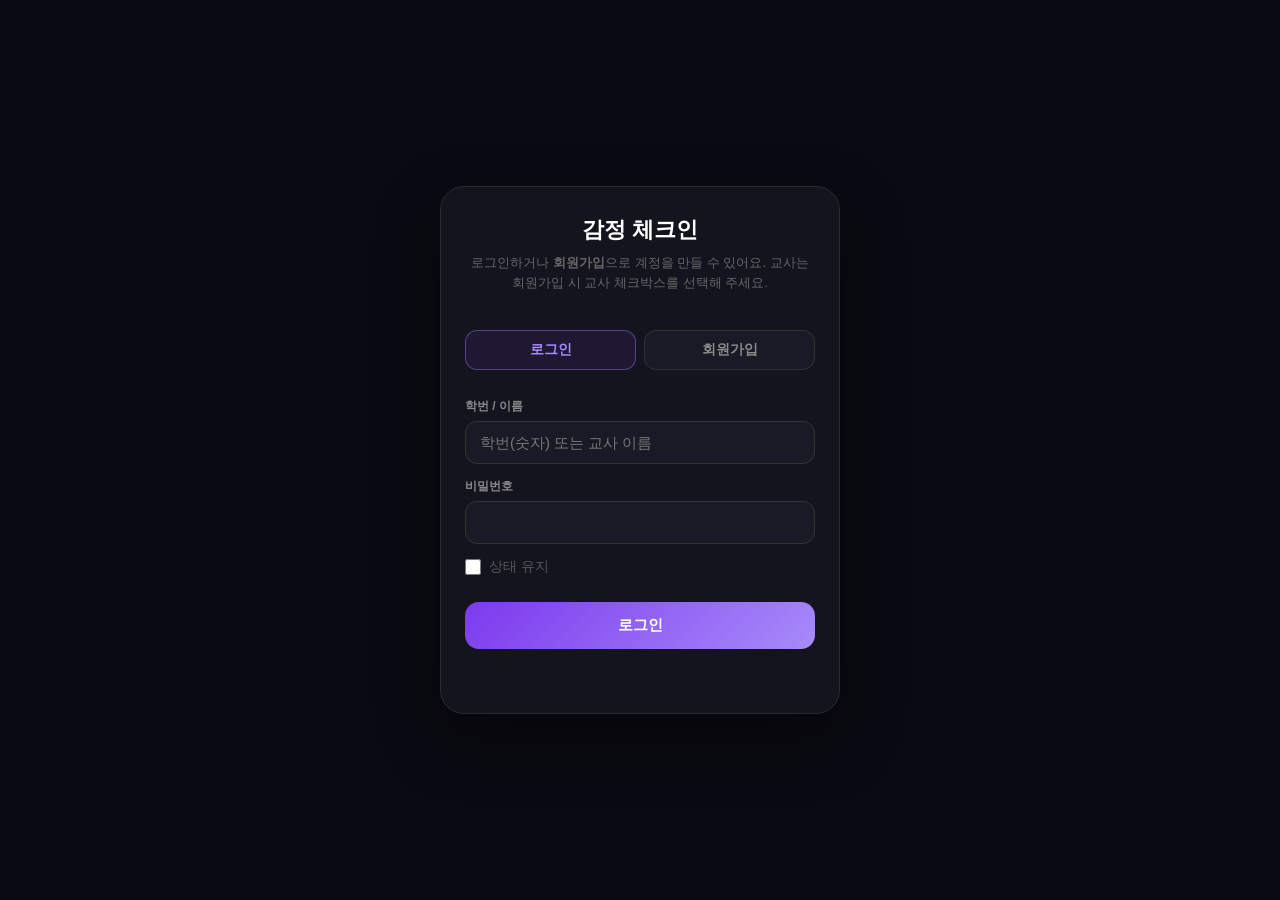
<file: index.html>
<!DOCTYPE html>
<html lang="ko">
<head>
  <meta charset="UTF-8">
  <meta name="viewport" content="width=device-width, initial-scale=1.0">
  <!-- Content Security Policy: 외부 스크립트·스타일 로드 차단, API 서버만 허용 -->
  <meta http-equiv="Content-Security-Policy"
        content="default-src 'self';
                 script-src 'self' 'unsafe-inline';
                 style-src 'self' 'unsafe-inline';
                 connect-src 'self' https://script.google.com https://script.googleusercontent.com;
                 img-src 'self' data:;
                 font-src 'self';
                 object-src 'none';
                 base-uri 'self';
                 form-action 'self';
                 frame-ancestors 'none';">
  <!-- 클릭재킹 방어: iframe 안에서 열리면 페이지를 숨기고 최상위로 탈출
       (GitHub Pages는 HTTP 헤더를 못 보내므로 X-Frame-Options 대신 JS로 방어) -->
  <style id="anti-clickjack">html{display:none !important;}</style>
  <script>
    (function () {
      if (self === top) {
        var s = document.getElementById('anti-clickjack');
        if (s && s.parentNode) s.parentNode.removeChild(s);
      } else {
        try { top.location = self.location; } catch (e) {}
      }
    })();
  </script>
  <title>감정 체크인</title>
  <meta name="description" content="학급 단위 감정 체크인 웹앱 — 학생이 매일 감정을 기록하고, 교사가 학급 전체 현황을 한눈에 봅니다.">
  <link rel="canonical" href="https://feeling.birr6574.workers.dev/">
  <link rel="icon" href="/favicon.svg" type="image/svg+xml">
  <!-- Open Graph (소셜 공유) -->
  <meta property="og:type" content="website">
  <meta property="og:site_name" content="감정 체크인">
  <meta property="og:title" content="감정 체크인">
  <meta property="og:description" content="학급 단위 감정 체크인 웹앱 — 학생이 매일 감정을 기록하고, 교사가 학급 전체 현황을 한눈에 봅니다.">
  <meta property="og:url" content="https://feeling.birr6574.workers.dev/">
  <meta property="og:image" content="https://feeling.birr6574.workers.dev/og-image.png">
  <meta property="og:image:width" content="1200">
  <meta property="og:image:height" content="630">
  <meta property="og:locale" content="ko_KR">
  <!-- Twitter/X 카드 -->
  <meta name="twitter:card" content="summary_large_image">
  <meta name="twitter:title" content="감정 체크인">
  <meta name="twitter:description" content="학급 단위 감정 체크인 웹앱 — 학생이 매일 감정을 기록하고, 교사가 학급 전체 현황을 한눈에 봅니다.">
  <meta name="twitter:image" content="https://feeling.birr6574.workers.dev/og-image.png">
  <!-- 구조화 데이터 (JSON-LD) -->
  <script type="application/ld+json">
  {
    "@context": "https://schema.org",
    "@type": "WebApplication",
    "name": "감정 체크인",
    "url": "https://feeling.birr6574.workers.dev/",
    "applicationCategory": "EducationalApplication",
    "operatingSystem": "Web",
    "inLanguage": "ko",
    "description": "학급 단위 감정 체크인 웹앱 — 학생이 매일 감정을 기록하고, 교사가 학급 전체 현황을 한눈에 봅니다.",
    "offers": { "@type": "Offer", "price": "0", "priceCurrency": "KRW" }
  }
  </script>
  <script>
    (function () {
      try {
        if (localStorage.getItem('emotion-checkin-theme') === 'light') {
          document.documentElement.setAttribute('data-theme', 'light');
        }
      } catch (e) {}
    })();
  </script>
  <link rel="stylesheet" href="css/style.css">
  <link rel="stylesheet" href="css/components.css">
  <link rel="stylesheet" href="css/theme-light.css">
  <link rel="stylesheet" href="css/animations.css">
</head>
<body class="student-app">

  <div id="auth-gate" class="auth-gate" aria-label="로그인">
    <div class="auth-card">
      <h1 class="auth-title">감정 체크인</h1>
      <p class="auth-lead">로그인하거나 <strong>회원가입</strong>으로 계정을 만들 수 있어요. 교사는 회원가입 시 교사 체크박스를 선택해 주세요.</p>
      <p id="auth-error-global" class="auth-msg auth-msg--error"></p>
      <div class="auth-tabs" role="tablist" aria-label="로그인 또는 회원가입">
        <button type="button" class="auth-tab active" id="auth-tab-login" role="tab" aria-selected="true" data-auth-tab="login">로그인</button>
        <button type="button" class="auth-tab" id="auth-tab-signup" role="tab" aria-selected="false" data-auth-tab="signup">회원가입</button>
      </div>
      <div id="auth-panel-login" class="auth-panel">
        <form id="form-login" class="auth-form" autocomplete="on">
          <label class="auth-label" for="login-userid">학번 / 이름</label>
          <input class="auth-input" id="login-userid" autocomplete="username" placeholder="학번(숫자) 또는 교사 이름" required>
          <label class="auth-label" for="login-password">비밀번호</label>
          <input class="auth-input" type="password" id="login-password" autocomplete="current-password" required>
          <label class="auth-check-label">
            <input type="checkbox" id="login-remember"> 상태 유지
          </label>
          <button type="submit" class="auth-submit">로그인</button>
          <p id="auth-error-login" class="auth-msg auth-msg--error"></p>
        </form>
      </div>
      <div id="auth-panel-signup" class="auth-panel" style="display:none;">
        <form id="form-signup" class="auth-form" autocomplete="on">
          <label class="auth-label" for="signup-name">이름</label>
          <input class="auth-input" id="signup-name" maxlength="30" placeholder="홍길동" autocomplete="name" required>
          <div id="signup-userid-wrap">
            <label class="auth-label" for="signup-userid">학번</label>
            <input class="auth-input" id="signup-userid" maxlength="20" autocomplete="username" inputmode="numeric" pattern="\d*" placeholder="숫자만 입력" required>
          </div>
          <p id="signup-teacher-id-note" class="auth-hint" style="display:none;margin-bottom:10px;">이름이 로그인 아이디로 사용돼요.</p>
          <label class="auth-label" for="signup-password">비밀번호 <span class="auth-hint">(6자 이상)</span></label>
          <input class="auth-input" type="password" id="signup-password" autocomplete="new-password" required>
          <label class="auth-label" for="signup-password2">비밀번호 확인</label>
          <input class="auth-input" type="password" id="signup-password2" autocomplete="new-password" required>
          <label class="auth-check-label">
            <input type="checkbox" id="signup-is-teacher"> 교사 계정으로 가입
          </label>
          <div id="signup-teacher-code-wrap" style="display:none;">
            <label class="auth-label" for="signup-teacher-code">교사 인증코드</label>
            <input class="auth-input" id="signup-teacher-code" maxlength="10" autocomplete="off" placeholder="인증코드 입력">
          </div>
          <button type="submit" class="auth-submit">가입하기</button>
          <p id="auth-error-signup" class="auth-msg auth-msg--error"></p>
        </form>
      </div>
    </div>
  </div>

  <div id="phone" class="phone" style="display:none;">
    <div class="status-bar">
      <span id="status-bar-clock" class="status-bar-clock" aria-live="polite" title="24시간 형식">--:--</span>
      <span class="status-bar-wifi" aria-hidden="true" title="Wi‑Fi">
        <svg xmlns="http://www.w3.org/2000/svg" width="20" height="20" viewBox="0 0 24 24" fill="none" stroke="currentColor" stroke-width="2" stroke-linecap="round" stroke-linejoin="round">
          <path d="M5 12.55a11 11 0 0 1 14.08 0" />
          <path d="M1.42 9a16 16 0 0 1 21.16 0" />
          <path d="M8.53 16.11a6 6 0 0 1 6.95 0" />
          <line x1="12" y1="20" x2="12.01" y2="20" />
        </svg>
      </span>
    </div>

    <!-- 홈 화면 -->
    <div class="screen active" id="s-home">
      <div class="scroll-area">
        <p class="home-display-name" id="home-display-name"></p>
        <p id="home-class-badge" class="home-class-badge" style="display:none;" role="status"></p>
        <p class="greeting">안녕하세요! 👋</p>
        <p class="sub">오늘 기분은 어때요?</p>
        <div class="big-card">
          <div class="emo-row">
            <div class="big-emo" id="today-emo">😊</div>
            <div class="emo-info">
              <h2 id="today-label">기분 좋음</h2>
              <p id="today-time">오늘 · --:--</p>
              <span class="emo-tag">😊 Happy</span>
            </div>
          </div>
        </div>
        <p class="section-title">최근 기록</p>
        <div id="recent-logs"></div>
      </div>
    </div>

    <!-- 기록 화면 -->
    <div class="screen" id="s-hist">
      <div class="screen-header">
        <h1>기록 목록</h1>
        <p>모든 감정 기록을 확인하세요</p>
      </div>
      <div class="scroll-area">
        <div id="history-list"></div>
      </div>
    </div>

    <!-- 통계 화면 -->
    <div class="screen" id="s-stat">
      <div class="screen-header">
        <h1>통계</h1>
        <p>이번 주 감정 흐름</p>
      </div>
      <div class="scroll-area">
        <div class="stats-row">
          <div class="stats-mini">
            <div class="stats-num" id="total-count">0</div>
            <div class="stats-lbl">총 기록</div>
          </div>
          <div class="stats-mini">
            <div class="stats-num" id="top-emo">-</div>
            <div class="stats-lbl">최다 감정</div>
          </div>
          <div class="stats-mini">
            <div class="stats-num" id="streak">0</div>
            <div class="stats-lbl">연속 기록</div>
          </div>
        </div>
        <div class="stat-card">
          <p class="stat-title">주간 감정 차트</p>
          <div class="week-bars" id="week-chart"></div>
        </div>
        <div class="stat-card">
          <p class="stat-title">감정 비율</p>
          <div id="ratio-chart"></div>
        </div>
        <div class="stat-card">
          <p class="stat-title">감정 달력</p>
          <p class="stat-cal-desc">날짜를 누르면 그날 기록과 메모를 볼 수 있어요.</p>
          <div class="student-cal-nav">
            <button type="button" class="student-cal-nav-btn" id="student-cal-prev" aria-label="이전 달">◀</button>
            <span id="student-cal-label" class="student-cal-label">—</span>
            <button type="button" class="student-cal-nav-btn" id="student-cal-next" aria-label="다음 달">▶</button>
          </div>
          <div class="student-cal-weekdays" aria-hidden="true">
            <span>일</span><span>월</span><span>화</span><span>수</span><span>목</span><span>금</span><span>토</span>
          </div>
          <div id="student-calendar" class="student-cal-grid"></div>
          <div id="student-day-detail" class="student-day-detail">
            <p class="student-day-placeholder">날짜를 선택해 주세요</p>
          </div>
        </div>
      </div>
    </div>

    <!-- 설정 화면 -->
    <div class="screen" id="s-set">
      <div class="screen-header">
        <h1>설정</h1>
        <p>앱 환경을 설정하세요</p>
      </div>
      <div class="scroll-area">
        <div style="text-align:center;margin-bottom:20px;">
          <div class="avatar-circle">🎓</div>
          <p class="profile-name" id="settings-profile-name">—</p>
          <p class="profile-sub" id="profile-readonly-summary"></p>
          <p class="profile-sub">이름·번호(자리) 등 변경은 선생님께 요청해 주세요.</p>
        </div>
        <div class="set-section">
          <p class="set-label">학급 연결</p>
          <p class="set-sub" id="settings-class-hint">선생님이 알려 준 학급 코드를 입력하면 홈에 학급 이름이 표시돼요. (로그인 화면에서는 연결할 수 없어요.)</p>
          <p id="settings-class-linked" class="settings-class-linked" style="display:none;"></p>
          <div id="settings-class-form-wrap">
            <label class="auth-label" for="settings-class-code-input">학급 코드</label>
            <input class="name-input" id="settings-class-code-input" maxlength="12" autocomplete="off" autocapitalize="characters" placeholder="6자리 코드" inputmode="text" style="width:100%;max-width:280px;box-sizing:border-box;">
            <div style="margin-top:10px;display:flex;flex-wrap:wrap;gap:8px;align-items:center;">
              <button type="button" class="profile-unlock-btn" id="settings-class-link-btn">연결하기</button>
              <button type="button" class="profile-unlock-btn" id="settings-class-unlink-btn" style="opacity:0.85;">연결 해제</button>
            </div>
          </div>
          <p id="settings-class-msg" class="auth-msg" style="margin-top:10px;"></p>
        </div>
        <div class="set-section">
          <div class="set-row">
            <div><p class="set-label">다크 모드</p></div>
            <div class="toggle on" id="t-dark" role="switch" aria-checked="true" aria-label="다크 모드"></div>
          </div>
        </div>
        <div class="set-section">
          <div class="set-row" onclick="signOutStudent()" style="cursor:pointer">
            <p class="set-label set-text-muted">로그아웃</p>
            <span class="set-text-arrow">→</span>
          </div>
        </div>
        <div class="set-section">
          <p class="set-label" style="color:#f87171;">계정 삭제</p>
          <p class="set-sub">이 기기에 저장된 <strong>로그인 정보·감정 기록·학급 코드 연결</strong>이 모두 지워져요. 되돌릴 수 없어요.</p>
          <label class="auth-label" for="settings-delete-account-password">비밀번호 확인</label>
          <input class="name-input" type="password" id="settings-delete-account-password" autocomplete="current-password" placeholder="현재 비밀번호" style="width:100%;max-width:280px;box-sizing:border-box;">
          <div style="margin-top:12px;">
            <button type="button" class="profile-unlock-btn" id="settings-delete-account-btn" style="border-color:#f87171;color:#fca5a5;">계정 영구 삭제</button>
          </div>
          <p id="settings-delete-account-msg" class="auth-msg auth-msg--error" style="margin-top:10px;"></p>
        </div>
        <div class="set-section">
          <div class="set-row" onclick="clearData()" style="cursor:pointer">
            <p class="set-label" style="color:#f472b6;">데이터 초기화</p>
            <span class="set-text-arrow">→</span>
          </div>
          <div class="set-row">
            <p class="set-label set-text-version">앱 버전</p>
            <span class="set-text-version" style="font-size:12px;">v1.0.0</span>
          </div>
        </div>
      </div>
    </div>

    <!-- 하단 네비게이션 -->
    <div class="nav-bar">
      <button class="nav-btn active" id="nb-home" onclick="showScreen('home')">
        <span class="icon">🏠</span><span class="label">홈</span>
      </button>
      <button class="nav-btn" id="nb-hist" onclick="showScreen('hist')">
        <span class="icon">📋</span><span class="label">기록</span>
      </button>
      <button class="nav-center" onclick="openModal()">➕</button>
      <button class="nav-btn" id="nb-stat" onclick="showScreen('stat')">
        <span class="icon">📊</span><span class="label">통계</span>
      </button>
      <button class="nav-btn" id="nb-set" onclick="showScreen('set')">
        <span class="icon">⚙️</span><span class="label">설정</span>
      </button>
    </div>

    <!-- 감정 입력 모달 -->
    <div class="modal-overlay" id="modal" onclick="if(event.target===this)closeModal()">
      <div class="modal">
        <div class="modal-handle"></div>
        <p class="modal-title">오늘 기분이 어때요?</p>
        <div class="emo-picker">
          <button class="emo-opt selected" data-emo="😊" data-label="기분 좋음" onclick="pickEmo(this)">😊</button>
          <button class="emo-opt" data-emo="😐" data-label="보통" onclick="pickEmo(this)">😐</button>
          <button class="emo-opt" data-emo="😢" data-label="슬픔" onclick="pickEmo(this)">😢</button>
          <button class="emo-opt" data-emo="😡" data-label="화남" onclick="pickEmo(this)">😡</button>
          <button class="emo-opt" data-emo="😴" data-label="피곤함" onclick="pickEmo(this)">😴</button>
        </div>
        <textarea class="note-input" id="note-input" rows="3"
          placeholder="오늘 있었던 일을 짧게 적어보세요 (선택)"></textarea>
        <button class="save-btn" onclick="saveEmo()">저장하기 ✓</button>
      </div>
    </div>
  </div>

  <script src="js/core/paths.js"></script>
  <script src="js/core/api.js"></script>
  <script src="js/core/cross-tab.js"></script>
  <script src="js/core/storage.js"></script>
  <script src="js/core/student-accounts.js"></script>
  <script src="js/student/charts.js"></script>
  <script src="js/student/ui.js"></script>
  <script src="js/student/student-class-link.js"></script>
  <script src="js/student/auth.js"></script>
  <script src="js/student/theme.js"></script>
  <script src="js/student/app.js"></script>
</body>
</html>
</file>
<file: css/style.css>
/* ===========================
   css/style.css
   전체 색상, 폰트, 기본 레이아웃
=========================== */

@import url('https://fonts.googleapis.com/css2?family=Nunito:wght@400;600;700;800&display=swap');

* {
  margin: 0;
  padding: 0;
  box-sizing: border-box;
}

body {
  background: #0a0a12;
  display: flex;
  justify-content: center;
  align-items: center;
  min-height: 100vh;
  font-family: 'Nunito', sans-serif;
}

/* 폰 전체 틀 */
.phone {
  width: 375px;
  height: 780px;
  border-radius: 44px;
  background: #0f0f14;
  border: 2px solid #2a2a35;
  overflow: hidden;
  display: flex;
  flex-direction: column;
  position: relative;
  box-shadow: 0 32px 80px rgba(0, 0, 0, 0.5);
}

/* 상단 상태바 */
.status-bar {
  display: flex;
  justify-content: space-between;
  align-items: center;
  padding: 14px 24px 6px;
  font-size: 12px;
  font-weight: 700;
  color: #fff;
  flex-shrink: 0;
}

.status-bar-clock {
  font-variant-numeric: tabular-nums;
  letter-spacing: 0.03em;
  min-width: 5.2em;
  text-align: left;
}

.status-bar-wifi {
  display: flex;
  align-items: center;
  opacity: 0.92;
}

.status-bar-wifi svg {
  display: block;
}

/* 화면 전환 영역 */
.screen {
  flex: 1;
  overflow: hidden;
  display: none;
  flex-direction: column;
}

.screen.active {
  display: flex;
}

/* 스크롤 영역 */
.scroll-area {
  flex: 1;
  overflow-y: auto;
  padding: 0 20px 20px;
  scrollbar-width: none;
}

.scroll-area::-webkit-scrollbar {
  display: none;
}

/* 화면 상단 헤더 */
.screen-header {
  padding: 0 20px 12px;
  flex-shrink: 0;
}

.screen-header h1 {
  font-size: 22px;
  font-weight: 800;
  color: #fff;
  margin: 10px 0 2px;
}

.screen-header p {
  font-size: 12px;
  color: #666;
}

/* 텍스트 스타일 */
.greeting {
  font-size: 22px;
  font-weight: 800;
  color: #fff;
  margin: 12px 0 4px;
}

.sub {
  font-size: 13px;
  color: #888;
  margin-bottom: 16px;
}

.section-title {
  font-size: 13px;
  font-weight: 700;
  color: #888;
  letter-spacing: 0.5px;
  text-transform: uppercase;
  margin: 16px 0 10px;
}

/* 설정 화면 텍스트 */
.profile-name {
  color: #fff;
  font-weight: 700;
  font-size: 16px;
  margin: 4px 0 2px;
}

.profile-sub {
  color: #666;
  font-size: 12px;
}

.grade-text {
  color: #a78bfa;
  font-weight: 700;
  font-size: 14px;
}

/* 통계 숫자 */
.stats-num {
  font-size: 28px;
  font-weight: 800;
  color: #a78bfa;
  margin: 0 0 2px;
}

.stats-lbl {
  font-size: 12px;
  color: #666;
}

/* ===========================
   데스크톱 / 큰 화면
   폰 목업을 유지하되 PC에서 높이·너비를 쓰기 좋게 맞춤
=========================== */
@media (min-width: 768px) {
  body.student-app {
    padding: 20px;
    align-items: flex-start;
    min-height: 100vh;
  }

  body.student-app .phone {
    width: min(420px, calc(100vw - 40px));
    height: min(780px, calc(100vh - 40px));
    max-height: none;
    border-radius: 36px;
  }
}

@media (min-width: 1024px) {
  body.student-app {
    align-items: center;
  }

  body.student-app .phone {
    width: min(480px, calc(100vw - 48px));
    height: min(860px, calc(100vh - 48px));
  }
}
</file>
<file: css/components.css>
/* ===========================
   css/components.css
   카드, 버튼, 네비게이션 등 부품 스타일
=========================== */

/* 오늘 감정 큰 카드 */
.big-card {
  background: linear-gradient(135deg, #1e1e2e, #252535);
  border-radius: 24px;
  padding: 20px;
  margin-bottom: 14px;
  border: 1px solid #2e2e42;
}

.big-card .emo-row {
  display: flex;
  align-items: center;
  gap: 14px;
}

.big-emo {
  font-size: 52px;
  line-height: 1;
}

.emo-info h2 {
  font-size: 18px;
  font-weight: 800;
  color: #fff;
  margin: 0 0 4px;
}

.emo-info p {
  font-size: 12px;
  color: #888;
  margin: 0;
}

.emo-tag {
  display: inline-block;
  background: #2e2e42;
  color: #aaa;
  font-size: 11px;
  border-radius: 8px;
  padding: 3px 10px;
  margin-top: 8px;
}

/* 최근 기록 카드 */
.log-card {
  background: #1a1a26;
  border-radius: 16px;
  padding: 14px;
  margin-bottom: 10px;
  border: 1px solid #252535;
  display: flex;
  align-items: center;
  gap: 12px;
}

.log-emo {
  font-size: 28px;
  flex-shrink: 0;
}

.log-info {
  flex: 1;
}

.log-info .log-title {
  font-size: 14px;
  font-weight: 700;
  color: #e8e8f0;
  margin: 0 0 2px;
}

.log-info .log-sub {
  font-size: 12px;
  color: #666;
  margin: 0;
}

.log-time {
  font-size: 11px;
  color: #555;
  text-align: right;
}

/* 기록 목록 아이템 */
.hist-item {
  background: #1a1a26;
  border-radius: 16px;
  padding: 14px 16px;
  margin-bottom: 10px;
  border: 1px solid #252535;
  display: flex;
  align-items: center;
  gap: 12px;
}

.hist-date {
  font-size: 10px;
  color: #666;
  background: #22223a;
  padding: 3px 8px;
  border-radius: 8px;
  white-space: nowrap;
}

/* 통계 카드 */
.stat-card {
  background: #1a1a26;
  border-radius: 20px;
  padding: 18px;
  margin-bottom: 14px;
  border: 1px solid #252535;
}

.stat-title {
  font-size: 13px;
  font-weight: 700;
  color: #888;
  margin: 0 0 14px;
}

.stats-row {
  display: flex;
  gap: 10px;
  margin-bottom: 14px;
}

.stats-mini {
  flex: 1;
  background: #1e1e2e;
  border-radius: 14px;
  padding: 14px;
  text-align: center;
  border: 1px solid #252535;
}

/* 주간 차트 */
.week-bars {
  display: flex;
  align-items: flex-end;
  gap: 6px;
  height: 70px;
}

.bar-wrap {
  flex: 1;
  display: flex;
  flex-direction: column;
  align-items: center;
  gap: 4px;
  height: 100%;
  justify-content: flex-end;
}

.bar {
  width: 100%;
  border-radius: 6px 6px 0 0;
}

.bar-lbl {
  font-size: 10px;
  color: #666;
}

/* 감정 비율 바 */
.ratio-row {
  display: flex;
  align-items: center;
  gap: 10px;
  margin-bottom: 10px;
}

.ratio-emo {
  font-size: 18px;
  width: 28px;
  text-align: center;
}

.ratio-bar-bg {
  flex: 1;
  height: 8px;
  background: #2a2a38;
  border-radius: 4px;
  overflow: hidden;
}

.ratio-bar-fill {
  height: 100%;
  border-radius: 4px;
  transition: width 0.5s ease;
}

.ratio-pct {
  font-size: 12px;
  color: #888;
  min-width: 30px;
  text-align: right;
}

.stat-cal-desc {
  font-size: 11px;
  color: #666;
  line-height: 1.4;
  margin: -8px 0 12px;
}

/* 통계 — 감정 달력 */
.student-cal-nav {
  display: flex;
  align-items: center;
  justify-content: space-between;
  margin-bottom: 8px;
}

.student-cal-nav-btn {
  padding: 6px 12px;
  border: 1px solid #333;
  border-radius: 10px;
  background: #252535;
  color: #ccc;
  font-size: 12px;
  cursor: pointer;
  font-family: 'Nunito', sans-serif;
}

.student-cal-nav-btn:active {
  background: #333;
}

.student-cal-label {
  font-size: 14px;
  font-weight: 800;
  color: #e8e8f0;
}

.student-cal-weekdays {
  display: grid;
  grid-template-columns: repeat(7, 1fr);
  gap: 3px;
  margin-bottom: 4px;
  text-align: center;
  font-size: 9px;
  font-weight: 700;
  color: #555;
}

.student-cal-grid {
  display: grid;
  grid-template-columns: repeat(7, 1fr);
  gap: 3px;
}

.student-cal-cell {
  aspect-ratio: 1;
  min-height: 0;
  min-width: 0;
  border: 1px solid #252535;
  border-radius: 8px;
  background: #1e1e2e;
  display: flex;
  flex-direction: column;
  align-items: center;
  justify-content: center;
  gap: 1px;
  padding: 2px;
  cursor: pointer;
  font-family: 'Nunito', sans-serif;
  color: inherit;
}

.student-cal-cell:hover:not(.student-cal-out):not(.student-cal-disabled) {
  border-color: #a78bfa66;
  background: #252038;
}

.student-cal-cell.student-cal-out {
  background: transparent;
  border-color: transparent;
  cursor: default;
  pointer-events: none;
}

.student-cal-cell.student-cal-disabled {
  cursor: default;
  opacity: 0.45;
}

.student-cal-cell.student-cal-today {
  border-color: #a78bfa88;
}

.student-cal-cell.student-cal-selected {
  border-color: #a78bfa;
  background: #1e1832;
}

.student-cal-cell .student-cal-daynum {
  font-size: 9px;
  font-weight: 700;
  color: #888;
}

.student-cal-cell .student-cal-emo {
  font-size: 14px;
  line-height: 1;
}

.student-day-detail {
  margin-top: 12px;
  padding: 12px;
  background: #16161f;
  border-radius: 14px;
  border: 1px solid #252535;
  min-height: 56px;
}

.student-day-placeholder {
  font-size: 12px;
  color: #555;
  margin: 0;
  text-align: center;
  padding: 6px 0;
}

.student-day-head {
  font-size: 12px;
  font-weight: 800;
  color: #a78bfa;
  margin: 0 0 10px;
}

.student-day-entry {
  padding: 8px 0;
  border-bottom: 1px solid #252535;
}

.student-day-entry:last-child {
  border-bottom: none;
  padding-bottom: 0;
}

.student-day-entry-top {
  display: flex;
  align-items: center;
  gap: 6px;
  margin-bottom: 2px;
}

.student-day-entry-emo {
  font-size: 18px;
}

.student-day-entry-label {
  font-size: 12px;
  font-weight: 700;
  color: #e8e8f0;
}

.student-day-entry-time {
  font-size: 10px;
  color: #555;
  margin-left: auto;
}

.student-day-entry-note {
  font-size: 11px;
  color: #888;
  line-height: 1.4;
  margin: 0;
  padding-left: 24px;
}

.student-day-empty {
  font-size: 12px;
  color: #666;
  margin: 0;
  text-align: center;
}

/* 하단 네비게이션 */
.nav-bar {
  height: 70px;
  background: #14141e;
  border-top: 1px solid #1e1e2e;
  display: flex;
  align-items: center;
  justify-content: space-around;
  padding: 0 8px;
  flex-shrink: 0;
}

.nav-btn {
  display: flex;
  flex-direction: column;
  align-items: center;
  gap: 3px;
  background: none;
  border: none;
  cursor: pointer;
  padding: 8px 10px;
  border-radius: 12px;
  flex: 1;
}

.nav-btn .icon {
  font-size: 20px;
}

.nav-btn .label {
  font-size: 10px;
  font-weight: 600;
  color: #555;
}

.nav-btn.active .label {
  color: #a78bfa;
}

.nav-center {
  width: 52px;
  height: 52px;
  border-radius: 50%;
  background: linear-gradient(135deg, #a78bfa, #7c3aed);
  display: flex;
  align-items: center;
  justify-content: center;
  font-size: 26px;
  cursor: pointer;
  border: none;
  box-shadow: 0 4px 20px rgba(167, 139, 250, 0.4);
  flex-shrink: 0;
  line-height: 1;
}

/* 모달 */
.modal-overlay {
  display: none;
  position: absolute;
  inset: 0;
  background: rgba(0, 0, 0, 0.7);
  z-index: 100;
  align-items: flex-end;
  border-radius: 44px;
  overflow: hidden;
}

.modal-overlay.open {
  display: flex;
}

.modal {
  background: #16161f;
  border-radius: 28px 28px 0 0;
  padding: 24px 20px 32px;
  width: 100%;
}

.modal-handle {
  width: 36px;
  height: 4px;
  background: #333;
  border-radius: 2px;
  margin: 0 auto 20px;
}

.modal-title {
  font-size: 18px;
  font-weight: 800;
  color: #fff;
  margin: 0 0 20px;
  text-align: center;
}

.emo-picker {
  display: flex;
  justify-content: space-around;
  margin-bottom: 20px;
}

.emo-opt {
  font-size: 36px;
  cursor: pointer;
  padding: 10px;
  border-radius: 14px;
  border: 2px solid transparent;
  background: none;
}

.emo-opt.selected {
  border-color: #a78bfa;
  background: #1e1832;
}

.note-input {
  width: 100%;
  background: #1e1e2c;
  border: 1px solid #2a2a3e;
  border-radius: 14px;
  color: #e8e8f0;
  font-family: 'Nunito', sans-serif;
  font-size: 14px;
  padding: 12px 14px;
  resize: none;
  outline: none;
}

.note-input::placeholder {
  color: #555;
}

.save-btn {
  width: 100%;
  background: linear-gradient(135deg, #a78bfa, #7c3aed);
  color: #fff;
  font-family: 'Nunito', sans-serif;
  font-size: 15px;
  font-weight: 800;
  border: none;
  border-radius: 16px;
  padding: 15px;
  cursor: pointer;
  margin-top: 14px;
}

/* 설정 화면 */
.set-section {
  background: #1a1a26;
  border-radius: 20px;
  padding: 18px;
  margin-bottom: 12px;
  border: 1px solid #252535;
}

.set-row {
  display: flex;
  align-items: center;
  justify-content: space-between;
  padding: 10px 0;
  border-bottom: 1px solid #252535;
}

.set-row:last-child {
  border-bottom: none;
}

.set-label {
  font-size: 14px;
  color: #ccc;
  font-weight: 600;
}

.set-sub {
  font-size: 12px;
  color: #666;
}

/* 토글 스위치 — OFF: 어두운 트랙·회색 손잡이 / ON: 보라 트랙·흰 손잡이 */
.toggle {
  width: 52px;
  height: 30px;
  border-radius: 15px;
  position: relative;
  cursor: pointer;
  flex-shrink: 0;
  box-sizing: border-box;
  background: #252532;
  border: 2px solid #4b4b5c;
  box-shadow: inset 0 2px 5px rgba(0, 0, 0, 0.45);
  transition: background 0.22s ease, border-color 0.22s ease, box-shadow 0.22s ease;
}

.toggle.on {
  background: linear-gradient(180deg, #a78bfa 0%, #6d28d9 55%, #5b21b6 100%);
  border-color: #c4b5fd;
  box-shadow:
    inset 0 1px 0 rgba(255, 255, 255, 0.28),
    0 0 0 1px rgba(124, 58, 237, 0.45),
    0 2px 10px rgba(109, 40, 217, 0.35);
}

.toggle::after {
  content: '';
  position: absolute;
  top: 50%;
  left: 3px;
  width: 22px;
  height: 22px;
  margin-top: -11px;
  background: #b8b8c8;
  border-radius: 50%;
  box-shadow: 0 2px 5px rgba(0, 0, 0, 0.4);
  transition: left 0.22s ease, background 0.22s ease, box-shadow 0.22s ease;
}

.toggle.on::after {
  left: calc(100% - 3px - 22px);
  background: #fff;
  box-shadow: 0 2px 8px rgba(0, 0, 0, 0.35);
}

.toggle:focus-visible {
  outline: 2px solid #a78bfa;
  outline-offset: 3px;
}

/* 이름 입력 */
.name-input {
  background: #252535;
  border: 1px solid #333;
  border-radius: 10px;
  color: #e8e8f0;
  font-family: 'Nunito', sans-serif;
  font-size: 14px;
  padding: 8px 12px;
  outline: none;
  width: 140px;
  text-align: right;
}

.name-input:disabled {
  opacity: 0.55;
  cursor: not-allowed;
}

/* 설정 — 매일 알림 시각 (type=time) */
.remind-time-block {
  margin-top: 4px;
  padding-top: 14px;
  border-top: 1px solid #252535;
}

.remind-time-block__label {
  display: flex;
  align-items: center;
  justify-content: space-between;
  gap: 12px;
  margin-bottom: 10px;
  font-size: 13px;
  font-weight: 700;
  color: #b8b8cc;
  font-family: 'Nunito', sans-serif;
}

.remind-time-block__badge {
  flex-shrink: 0;
  font-size: 10px;
  font-weight: 800;
  letter-spacing: 0.05em;
  padding: 4px 9px;
  border-radius: 8px;
  background: linear-gradient(180deg, #2a2438, #1e1a2e);
  color: #ddd6fe;
  border: 1px solid #a78bfa55;
}

.remind-time-block--off {
  opacity: 0.72;
}

.remind-time-block--off .remind-time-block__badge {
  opacity: 0.75;
}

.remind-time-input.name-input {
  width: 100%;
  max-width: none;
  min-height: 48px;
  padding: 12px 16px;
  font-size: 1.25rem;
  font-weight: 700;
  font-variant-numeric: tabular-nums;
  letter-spacing: 0.06em;
  border-radius: 14px;
  border-width: 2px;
  border-color: #3d3d52;
  text-align: center;
  box-sizing: border-box;
  color-scheme: dark;
  transition:
    border-color 0.2s ease,
    box-shadow 0.2s ease,
    background 0.2s ease;
}

.remind-time-input.name-input:hover:not(:disabled) {
  border-color: #5b5b72;
  background: #2a2a38;
}

.remind-time-input.name-input:focus {
  border-color: #a78bfa;
  box-shadow: 0 0 0 3px rgba(167, 139, 250, 0.28);
}

.remind-time-input.name-input::-webkit-calendar-picker-indicator {
  cursor: pointer;
  opacity: 0.9;
  padding: 4px;
  margin-left: 4px;
  border-radius: 8px;
  filter: invert(0.88) brightness(1.15);
}

.remind-time-input.name-input:hover:not(:disabled)::-webkit-calendar-picker-indicator {
  background: rgba(167, 139, 250, 0.2);
}

.profile-guard-field:disabled {
  opacity: 0.55;
  cursor: not-allowed;
}

.set-profile-unlock-row {
  display: flex;
  gap: 8px;
  align-items: stretch;
  margin-top: 6px;
}

.set-profile-unlock-row .name-input {
  flex: 1;
  width: auto;
  min-width: 0;
  text-align: left;
}

.profile-unlock-btn {
  flex-shrink: 0;
  padding: 8px 16px;
  border-radius: 10px;
  border: none;
  background: linear-gradient(135deg, #7c3aed, #a78bfa);
  color: #fff;
  font-weight: 700;
  font-size: 13px;
  cursor: pointer;
  font-family: 'Nunito', sans-serif;
}

/* 아바타 */
.avatar-circle {
  width: 60px;
  height: 60px;
  border-radius: 50%;
  background: linear-gradient(135deg, #a78bfa, #7c3aed);
  display: flex;
  align-items: center;
  justify-content: center;
  font-size: 28px;
  margin: 0 auto 8px;
}

/* 교사 화면에서 보낸 메시지 (홈 상단) */
.teacher-banner {
  margin-bottom: 14px;
}

.teacher-banner-inner {
  position: relative;
  background: linear-gradient(135deg, #1e1832, #252035);
  border: 1px solid #a78bfa44;
  border-radius: 16px;
  padding: 12px 36px 12px 14px;
}

.teacher-banner-label {
  display: block;
  font-size: 11px;
  font-weight: 800;
  color: #a78bfa;
  text-transform: uppercase;
  letter-spacing: 0.06em;
  margin-bottom: 4px;
}

.teacher-banner-text {
  font-size: 14px;
  color: #e8e8f0;
  line-height: 1.45;
  margin: 0;
}

.teacher-banner-close {
  position: absolute;
  top: 8px;
  right: 8px;
  width: 28px;
  height: 28px;
  border: none;
  border-radius: 8px;
  background: #ffffff14;
  color: #aaa;
  font-size: 18px;
  line-height: 1;
  cursor: pointer;
}

.teacher-banner-close:hover {
  background: #ffffff22;
  color: #fff;
}

/* 다른 창·탭 연동 안내 (설정) */
.sync-hint {
  font-size: 11px;
  color: #666;
  line-height: 1.5;
  padding: 8px 0 4px;
  margin: 0;
  border-bottom: 1px solid #252535;
}

.sync-hint strong {
  color: #a78bfa;
  font-weight: 700;
}

/* 로그인 / 회원가입 */
.auth-gate {
  position: fixed;
  inset: 0;
  z-index: 2000;
  display: flex;
  align-items: center;
  justify-content: center;
  padding: 24px;
  background: #0a0a12;
}

.auth-card {
  width: 100%;
  max-width: 400px;
  max-height: calc(100vh - 48px);
  overflow-y: auto;
  background: #14141e;
  border: 1px solid #2a2a35;
  border-radius: 24px;
  padding: 28px 24px 32px;
  box-shadow: 0 24px 64px rgba(0, 0, 0, 0.45);
}

.auth-title {
  font-size: 22px;
  font-weight: 800;
  color: #fff;
  text-align: center;
  margin: 0 0 8px;
}

.auth-lead {
  font-size: 13px;
  color: #666;
  text-align: center;
  line-height: 1.5;
  margin: 0 0 20px;
}

.auth-tabs {
  display: flex;
  gap: 8px;
  margin-bottom: 20px;
}

.auth-tab {
  flex: 1;
  padding: 10px;
  border: 1px solid #333;
  border-radius: 12px;
  background: #1a1a26;
  color: #888;
  font-size: 14px;
  font-weight: 700;
  font-family: 'Nunito', sans-serif;
  cursor: pointer;
}

.auth-tab.active {
  border-color: #a78bfa66;
  background: #1e1832;
  color: #a78bfa;
}

.auth-form {
  display: flex;
  flex-direction: column;
  gap: 6px;
}

.auth-label {
  font-size: 12px;
  font-weight: 700;
  color: #888;
  margin-top: 8px;
}

.auth-hint {
  font-weight: 600;
  color: #555;
}

.auth-input {
  width: 100%;
  padding: 12px 14px;
  border-radius: 12px;
  border: 1px solid #333;
  background: #1a1a26;
  color: #e8e8f0;
  font-size: 15px;
  font-family: 'Nunito', sans-serif;
  outline: none;
  box-sizing: border-box;
}

.auth-input:focus {
  border-color: #a78bfa88;
}

.auth-submit {
  margin-top: 16px;
  width: 100%;
  padding: 14px;
  border: none;
  border-radius: 14px;
  background: linear-gradient(135deg, #7c3aed, #a78bfa);
  color: #fff;
  font-size: 15px;
  font-weight: 800;
  font-family: 'Nunito', sans-serif;
  cursor: pointer;
}

.auth-submit:hover {
  filter: brightness(1.06);
}

.auth-check-label {
  display: flex;
  align-items: center;
  gap: 8px;
  font-size: 14px;
  color: var(--text-secondary, #555);
  margin: 8px 0 4px;
  cursor: pointer;
  user-select: none;
}
.auth-check-label input[type="checkbox"] {
  width: 16px;
  height: 16px;
  cursor: pointer;
  accent-color: var(--accent, #4f8ef7);
}

.auth-msg {
  font-size: 12px;
  min-height: 18px;
  margin: 8px 0 0;
  line-height: 1.4;
}

.auth-msg--error {
  color: #f472b6;
}

/* 삭제 완료 등 안내 (에러 클래스 제거 시 상속색이 검정이 되지 않도록) */
.auth-msg--info {
  color: #c4b8dc;
  font-weight: 600;
}

.auth-input--code {
  font-weight: 800;
  letter-spacing: 0.12em;
  text-transform: uppercase;
}

/* 홈 상단 이름 */
.home-display-name {
  font-size: 26px;
  font-weight: 800;
  color: #fff;
  margin: 4px 0 2px;
  letter-spacing: -0.02em;
}

.home-class-badge {
  font-size: 13px;
  font-weight: 700;
  color: #a5b4fc;
  margin: 0 0 6px;
  padding: 6px 12px;
  display: inline-block;
  border-radius: 999px;
  background: #1e1832;
  border: 1px solid #3730a355;
}

.settings-class-linked {
  font-size: 13px;
  font-weight: 700;
  color: #a5b4fc;
  margin: 8px 0 0;
  padding: 10px 12px;
  border-radius: 12px;
  background: #1e1832;
  border: 1px solid #3730a355;
}

.empty-state-hint {
  color: #555;
  font-size: 13px;
  text-align: center;
  margin: 0;
}

.set-text-muted {
  color: #888;
}

.set-text-arrow {
  color: #555;
}

.set-text-version {
  color: #555;
}
</file>
<file: css/theme-light.css>
/* ===========================
   css/theme-light.css
   학생 앱 라이트 테마 (설정 > 다크 모드 OFF)
=========================== */

html[data-theme="light"] body {
  background: #e8edf5;
}

html[data-theme="light"] .phone {
  background: #f8fafc;
  border-color: #cbd5e1;
  box-shadow: 0 32px 80px rgba(15, 23, 42, 0.12);
}

html[data-theme="light"] .status-bar {
  color: #0f172a;
}

html[data-theme="light"] .screen-header h1,
html[data-theme="light"] .greeting,
html[data-theme="light"] .profile-name,
html[data-theme="light"] .emo-info h2,
html[data-theme="light"] .modal-title,
html[data-theme="light"] .home-display-name {
  color: #0f172a;
}

html[data-theme="light"] .screen-header p,
html[data-theme="light"] .sub,
html[data-theme="light"] .profile-sub,
html[data-theme="light"] .stats-lbl,
html[data-theme="light"] .emo-info p,
html[data-theme="light"] .log-info .log-sub,
html[data-theme="light"] .log-time,
html[data-theme="light"] .section-title,
html[data-theme="light"] .stat-title,
html[data-theme="light"] .bar-lbl,
html[data-theme="light"] .ratio-pct,
html[data-theme="light"] .stat-cal-desc,
html[data-theme="light"] .student-cal-weekdays,
html[data-theme="light"] .student-cal-cell .student-cal-daynum,
html[data-theme="light"] .student-day-entry-time,
html[data-theme="light"] .student-day-entry-note,
html[data-theme="light"] .set-sub,
html[data-theme="light"] .sync-hint {
  color: #64748b;
}

html[data-theme="light"] .hist-date {
  color: #64748b;
  background: #e2e8f0;
}

html[data-theme="light"] .log-info .log-title,
html[data-theme="light"] .student-cal-label,
html[data-theme="light"] .student-day-entry-label,
html[data-theme="light"] .teacher-banner-text {
  color: #1e293b;
}

html[data-theme="light"] .big-card {
  background: linear-gradient(135deg, #f1f5f9, #e2e8f0);
  border-color: #cbd5e1;
}

html[data-theme="light"] .emo-tag {
  background: #e2e8f0;
  color: #475569;
}

html[data-theme="light"] .log-card,
html[data-theme="light"] .hist-item,
html[data-theme="light"] .stat-card,
html[data-theme="light"] .set-section {
  background: #fff;
  border-color: #e2e8f0;
}

html[data-theme="light"] .log-card:hover,
html[data-theme="light"] .hist-item:hover {
  background: #f1f5f9;
}

html[data-theme="light"] .stats-mini {
  background: #f1f5f9;
  border-color: #e2e8f0;
}

html[data-theme="light"] .ratio-bar-bg {
  background: #e2e8f0;
}

html[data-theme="light"] .student-cal-nav-btn {
  border-color: #cbd5e1;
  background: #f1f5f9;
  color: #334155;
}

html[data-theme="light"] .student-cal-nav-btn:active {
  background: #e2e8f0;
}

html[data-theme="light"] .student-cal-cell {
  border-color: #e2e8f0;
  background: #f8fafc;
}

html[data-theme="light"] .student-cal-cell:hover:not(.student-cal-out):not(.student-cal-disabled) {
  border-color: #a78bfa88;
  background: #f5f3ff;
}

html[data-theme="light"] .student-cal-cell.student-cal-selected {
  background: #ede9fe;
}

html[data-theme="light"] .student-day-detail {
  background: #f1f5f9;
  border-color: #e2e8f0;
}

html[data-theme="light"] .student-day-placeholder,
html[data-theme="light"] .student-day-empty {
  color: #64748b;
}

html[data-theme="light"] .student-day-entry {
  border-bottom-color: #e2e8f0;
}

html[data-theme="light"] .nav-bar {
  background: #fff;
  border-top-color: #e2e8f0;
}

html[data-theme="light"] .nav-btn .label {
  color: #94a3b8;
}

html[data-theme="light"] .modal-overlay {
  background: rgba(15, 23, 42, 0.35);
}

html[data-theme="light"] .modal {
  background: #fff;
}

html[data-theme="light"] .modal-handle {
  background: #cbd5e1;
}

html[data-theme="light"] .emo-opt.selected {
  background: #ede9fe;
}

html[data-theme="light"] .note-input {
  background: #f1f5f9;
  border-color: #cbd5e1;
  color: #1e293b;
}

html[data-theme="light"] .note-input::placeholder {
  color: #94a3b8;
}

html[data-theme="light"] .set-row {
  border-bottom-color: #e2e8f0;
}

html[data-theme="light"] .set-label {
  color: #334155;
}

html[data-theme="light"] .toggle:not(.on) {
  background: #e2e8f0;
  border-color: #94a3b8;
  box-shadow: inset 0 2px 4px rgba(15, 23, 42, 0.12);
}

html[data-theme="light"] .toggle:not(.on)::after {
  background: #fff;
  box-shadow: 0 1px 4px rgba(15, 23, 42, 0.25);
}

html[data-theme="light"] .toggle.on {
  border-color: #a78bfa;
  box-shadow:
    inset 0 1px 0 rgba(255, 255, 255, 0.35),
    0 0 0 1px rgba(109, 40, 217, 0.25),
    0 2px 12px rgba(109, 40, 217, 0.3);
}

html[data-theme="light"] .name-input {
  background: #f1f5f9;
  border-color: #cbd5e1;
  color: #1e293b;
}

html[data-theme="light"] .remind-time-block {
  border-top-color: #e2e8f0;
}

html[data-theme="light"] .remind-time-block__label {
  color: #475569;
}

html[data-theme="light"] .remind-time-block__badge {
  background: linear-gradient(180deg, #f5f3ff, #ede9fe);
  color: #5b21b6;
  border-color: #c4b5fd;
}

html[data-theme="light"] .remind-time-input.name-input {
  background: #fff;
  border-color: #cbd5e1;
  color: #0f172a;
  color-scheme: light;
}

html[data-theme="light"] .remind-time-input.name-input:hover:not(:disabled) {
  border-color: #94a3b8;
  background: #f8fafc;
}

html[data-theme="light"] .remind-time-input.name-input:focus {
  border-color: #8b5cf6;
  box-shadow: 0 0 0 3px rgba(139, 92, 246, 0.22);
}

html[data-theme="light"] .remind-time-input.name-input::-webkit-calendar-picker-indicator {
  filter: none;
  opacity: 1;
}

html[data-theme="light"] .remind-time-input.name-input:hover:not(:disabled)::-webkit-calendar-picker-indicator {
  background: rgba(139, 92, 246, 0.12);
}

html[data-theme="light"] .teacher-banner-inner {
  background: linear-gradient(135deg, #f5f3ff, #ede9fe);
  border-color: #c4b5fd;
}

html[data-theme="light"] .teacher-banner-close {
  background: rgba(15, 23, 42, 0.06);
  color: #64748b;
}

html[data-theme="light"] .teacher-banner-close:hover {
  background: rgba(15, 23, 42, 0.1);
  color: #0f172a;
}

html[data-theme="light"] .sync-hint {
  border-bottom-color: #e2e8f0;
}

html[data-theme="light"] .set-text-muted {
  color: #64748b !important;
}

html[data-theme="light"] .set-text-arrow {
  color: #94a3b8 !important;
}

html[data-theme="light"] .set-text-version {
  color: #64748b !important;
}

html[data-theme="light"] .empty-state-hint {
  color: #64748b;
}

/* 로그인·회원가입 */
html[data-theme="light"] .auth-gate {
  background: #e8edf5;
}

html[data-theme="light"] .auth-card {
  background: #fff;
  border-color: #cbd5e1;
  box-shadow: 0 24px 64px rgba(15, 23, 42, 0.08);
}

html[data-theme="light"] .auth-title {
  color: #0f172a;
}

html[data-theme="light"] .auth-lead {
  color: #64748b;
}

html[data-theme="light"] .auth-msg--info {
  color: #475569;
}

html[data-theme="light"] .auth-tab {
  border-color: #cbd5e1;
  background: #f8fafc;
  color: #64748b;
}

html[data-theme="light"] .auth-tab.active {
  background: #ede9fe;
  color: #6d28d9;
  border-color: #c4b5fd;
}

html[data-theme="light"] .auth-label {
  color: #475569;
}

html[data-theme="light"] .auth-hint {
  color: #94a3b8;
}

html[data-theme="light"] .auth-input {
  border-color: #cbd5e1;
  background: #f8fafc;
  color: #1e293b;
}

html[data-theme="light"] .settings-class-linked,
html[data-theme="light"] .home-class-badge {
  color: #4338ca;
  background: #eef2ff;
  border-color: #c7d2fe;
}
</file>
<file: css/animations.css>
/* ===========================
   css/animations.css
   화면 전환, 모달, 버튼 애니메이션
=========================== */

/* 화면 페이드인 */
.screen.active {
  animation: fadeIn 0.2s ease;
}

@keyframes fadeIn {
  from { opacity: 0; transform: translateY(8px); }
  to   { opacity: 1; transform: translateY(0); }
}

/* 모달 슬라이드업 */
.modal-overlay.open .modal {
  animation: slideUp 0.25s ease;
}

@keyframes slideUp {
  from { transform: translateY(100%); }
  to   { transform: translateY(0); }
}

/* 저장 버튼 누를 때 */
.save-btn:active {
  transform: scale(0.97);
  transition: transform 0.1s;
}

/* 이모지 선택 효과 */
.emo-opt {
  transition: transform 0.15s, border-color 0.15s;
}

.emo-opt:hover {
  transform: scale(1.1);
}

.emo-opt.selected {
  transform: scale(1.15);
}

/* 네비게이션 버튼 탭 효과 */
.nav-btn:active {
  transform: scale(0.92);
  transition: transform 0.1s;
}

.nav-center:active {
  transform: scale(0.92);
  transition: transform 0.1s;
}

/* 통계 비율 바 애니메이션 */
.ratio-bar-fill {
  animation: barGrow 0.6s ease both;
}

@keyframes barGrow {
  from { width: 0 !important; }
}

/* 카드 호버 */
.log-card:hover,
.hist-item:hover {
  background: #1e1e2e;
  transition: background 0.2s;
}
</file>
<file: css/teacher-base.css>
﻿/* ===========================
   css/teacher-base.css
   교사 대시보드 — 리셋·헤더·요약·목록·상세(기록) 기본 스타일
   로드 순서: base → responsive → insight → auth → shell → teacher-theme-light
=========================== */

@import url('https://fonts.googleapis.com/css2?family=Nunito:wght@400;600;700;800&display=swap');

/* fixed 패널에 transform 애니메이션을 쓰면 일부 브라우저에서 위치가 어긋날 수 있어 opacity만 사용 */
@keyframes teacherDetailSheetUp {
  from {
    opacity: 0;
  }
  to {
    opacity: 1;
  }
}

* {
  margin: 0;
  padding: 0;
  box-sizing: border-box;
}

html.teacher-page {
  -webkit-text-size-adjust: 100%;
  text-size-adjust: 100%;
}

html.teacher-page,
body.teacher-body {
  width: 100%;
  max-width: 100%;
  overflow-x: hidden;
}

html.teacher-page:not([data-teacher-theme='light']) {
  color-scheme: dark;
}

/* body: 학생 앱과 달리 flex 중앙 정렬 없음 */
body.teacher-body {
  background: #0b0b14;
  color: #f1f5f9;
  display: block;
  min-height: 100vh;
  min-height: 100dvh;
  padding: 0 0 max(40px, env(safe-area-inset-bottom, 0px));
  margin: 0;
  font-family: 'Nunito', sans-serif;
}

.teacher-app-shell {
  width: 100%;
  max-width: 100%;
}

/* 헤더 */
.teacher-header {
  background: #111118;
  border-bottom: 1px solid #2a2a3c;
  padding: calc(16px + env(safe-area-inset-top, 0px)) 0 16px;
  margin-bottom: 24px;
}

.header-inner {
  max-width: 1100px;
  margin: 0 auto;
  padding-left: max(24px, env(safe-area-inset-left, 0px));
  padding-right: max(24px, env(safe-area-inset-right, 0px));
  display: flex;
  align-items: flex-start;
  justify-content: space-between;
  gap: 16px;
  flex-wrap: wrap;
}

.header-title {
  font-size: 20px;
  font-weight: 800;
  color: #fff;
  margin: 0 0 4px;
}

.header-sub {
  font-size: 13px;
  color: #94a3b8;
  margin: 0;
}

.header-sync {
  font-size: 11px;
  color: #c4b5fd;
  margin: 6px 0 0;
  font-weight: 600;
}

.back-btn {
  font-size: 13px;
  color: #a78bfa;
  text-decoration: none;
  background: #1e1832;
  border: 1px solid #a78bfa44;
  border-radius: 10px;
  padding: 8px 14px;
  font-weight: 700;
  transition: background 0.2s;
}

.back-btn:hover {
  background: #2a2048;
}

/* 상세 패널 상단: 학생 앱 홈 메시지 */
.broadcast-in-detail {
  margin-bottom: 20px;
  padding-bottom: 18px;
  border-bottom: 1px solid #252535;
  flex-shrink: 0;
}

.broadcast-in-detail .broadcast-hint {
  font-size: 12px;
  margin-bottom: 10px;
}

.broadcast-in-detail .broadcast-input {
  min-width: 0;
}

.broadcast-hint {
  font-size: 12px;
  color: #9ca3af;
  margin: 0 0 10px;
  line-height: 1.5;
}

.broadcast-row {
  display: flex;
  flex-wrap: wrap;
  gap: 10px;
  align-items: center;
}

.broadcast-input {
  flex: 1;
  min-width: 200px;
  padding: 10px 14px;
  border-radius: 12px;
  border: 1px solid #333;
  background: #1a1a26;
  color: #e8e8f0;
  font-size: 14px;
  font-family: 'Nunito', sans-serif;
  outline: none;
}

.broadcast-input::placeholder {
  color: #555;
}

.broadcast-btn {
  font-size: 13px;
  font-weight: 700;
  color: #fff;
  background: #5b4a9e;
  border: none;
  border-radius: 12px;
  padding: 10px 16px;
  cursor: pointer;
  font-family: 'Nunito', sans-serif;
}

.broadcast-btn:hover {
  background: #6f5cb8;
}

.broadcast-btn.ghost {
  background: #252535;
  color: #aaa;
}

.broadcast-btn.ghost:hover {
  background: #333;
  color: #ccc;
}

/* 요약 카드 4개 */
.summary-section {
  max-width: 1100px;
  margin: 0 auto 24px;
  padding-left: max(24px, env(safe-area-inset-left, 0px));
  padding-right: max(24px, env(safe-area-inset-right, 0px));
  display: grid;
  grid-template-columns: repeat(4, 1fr);
  gap: 14px;
}

.summary-card {
  background: #16161f;
  border: 1px solid #2a2a3d;
  border-radius: 18px;
  padding: 20px 16px;
  text-align: center;
}

.summary-card.alert-card {
  border-color: #f472b644;
  background: #1e1626;
}

.summary-icon {
  font-size: 24px;
  margin-bottom: 8px;
}

.summary-num {
  font-size: 32px;
  font-weight: 800;
  color: #a78bfa;
  margin-bottom: 4px;
}

.alert-card .summary-num {
  color: #f472b6;
}

.summary-lbl {
  font-size: 12px;
  color: #9ca3af;
}

/* 메인 2컬럼 레이아웃 */
.main-content {
  max-width: 1100px;
  margin: 0 auto;
  padding-left: max(24px, env(safe-area-inset-left, 0px));
  padding-right: max(24px, env(safe-area-inset-right, 0px));
  display: grid;
  grid-template-columns: 340px 1fr;
  gap: 20px;
}

/* 왼쪽: 학생 목록 섹션 */
.student-list-section {
  background: #16161f;
  border: 1px solid #2a2a3d;
  border-radius: 20px;
  padding: 20px;
  height: fit-content;
}

.section-header {
  display: flex;
  align-items: center;
  justify-content: space-between;
  margin-bottom: 16px;
}

.section-title {
  font-size: 15px;
  font-weight: 800;
  color: #fff;
  margin: 0;
}

.teacher-student-list-hint {
  display: none;
}

.filter-select {
  background: #252535;
  border: 1px solid #333;
  border-radius: 8px;
  color: #ccc;
  font-size: 12px;
  padding: 6px 10px;
  outline: none;
  cursor: pointer;
  font-family: 'Nunito', sans-serif;
}

/* 모바일: 상단 이름 버튼 → 개인정보 시트 */
.detail-profile-trigger {
  display: none;
  width: 100%;
  align-items: center;
  gap: 12px;
  padding: 14px 16px;
  margin-bottom: 16px;
  border: 1px solid #3d3d52;
  border-radius: 14px;
  background: #16161f;
  cursor: pointer;
  font-family: 'Nunito', sans-serif;
  text-align: left;
  color: #e8e8f0;
  transition: background 0.15s, border-color 0.15s;
}

.detail-profile-trigger:hover {
  background: #1e1e2a;
  border-color: #a78bfa44;
}

.detail-profile-trigger:focus-visible {
  outline: 2px solid #a78bfa;
  outline-offset: 2px;
}

.detail-profile-trigger-emo {
  font-size: 32px;
  line-height: 1;
  flex-shrink: 0;
}

.detail-profile-trigger-text {
  flex: 1;
  min-width: 0;
  display: flex;
  flex-direction: column;
  gap: 2px;
}

.detail-profile-trigger-name {
  font-size: 16px;
  font-weight: 800;
  color: #fff;
}

.detail-profile-trigger-hint {
  font-size: 11px;
  color: #a8a8bc;
  font-weight: 600;
}

.detail-profile-trigger-chevron {
  font-size: 22px;
  color: #a78bfa;
  font-weight: 300;
  flex-shrink: 0;
  line-height: 1;
}

.detail-back-to-list {
  display: none;
}

.detail-profile-stack {
  display: block;
}

.detail-profile-modal-backdrop {
  display: none;
}

.detail-profile-stack-inner {
  position: relative;
}

.detail-profile-modal-head {
  display: none;
  align-items: center;
  justify-content: space-between;
  margin-bottom: 16px;
  padding-bottom: 12px;
  border-bottom: 1px solid #252535;
}

.detail-profile-modal-title {
  font-size: 16px;
  font-weight: 800;
  color: #fff;
}

.detail-profile-modal-close {
  width: 40px;
  height: 40px;
  border: none;
  border-radius: 12px;
  background: #252535;
  color: #ccc;
  font-size: 22px;
  line-height: 1;
  cursor: pointer;
  font-family: 'Nunito', sans-serif;
}

.detail-profile-modal-close:hover {
  background: #333;
  color: #fff;
}

/* 학생 카드 */
.student-card {
  display: flex;
  align-items: center;
  gap: 12px;
  padding: 12px;
  border-radius: 14px;
  cursor: pointer;
  transition: background 0.15s;
  margin-bottom: 6px;
}

.student-card:hover {
  background: #252535;
}

.student-card.active {
  background: #1e1832;
  border: 1px solid #a78bfa44;
}

.student-card.no-record {
  opacity: 0.5;
}

.s-emo {
  font-size: 28px;
  flex-shrink: 0;
  width: 38px;
  text-align: center;
}

.s-info {
  flex: 1;
}

.s-name {
  font-size: 14px;
  font-weight: 700;
  color: #e8e8f0;
  margin: 0 0 2px;
}

.s-name-meta {
  font-weight: 500;
  font-size: 12px;
  color: #a8a8bc;
}

.s-sub {
  font-size: 12px;
  color: #9ca3af;
  margin: 0;
}

.s-alert {
  font-size: 16px;
}

/* 오른쪽: 상세 패널 */
.detail-panel {
  background: #1a1a26;
  border: 1px solid #252535;
  border-radius: 20px;
  padding: 24px;
  min-height: 500px;
}

.detail-empty {
  height: 100%;
  min-height: 400px;
  display: flex;
  align-items: center;
  justify-content: center;
  color: #444;
  font-size: 15px;
  text-align: center;
  line-height: 1.8;
}

/* 상세 헤더 */
.detail-header {
  display: flex;
  align-items: center;
  gap: 16px;
  margin-bottom: 24px;
  padding-bottom: 20px;
  border-bottom: 1px solid #252535;
}

.detail-avatar {
  font-size: 40px;
  width: 56px;
  height: 56px;
  background: #252535;
  border-radius: 16px;
  display: flex;
  align-items: center;
  justify-content: center;
}

.detail-name {
  font-size: 18px;
  font-weight: 800;
  color: #fff;
  margin: 0 0 4px;
}

.detail-meta {
  font-size: 13px;
  color: #9ca3af;
  margin: 0;
}

.detail-edit-open-btn {
  width: 100%;
  margin-bottom: 16px;
  padding: 11px 16px;
  border: 1px solid #3d3d52;
  border-radius: 12px;
  background: #1a1a26;
  color: #c4b5fd;
  font-size: 14px;
  font-weight: 700;
  font-family: 'Nunito', sans-serif;
  cursor: pointer;
  transition: background 0.2s, border-color 0.2s;
}

.detail-edit-open-btn:hover {
  background: #252535;
  border-color: #a78bfa66;
}

.detail-edit-section {
  margin-bottom: 20px;
  padding: 16px;
  background: #16161f;
  border-radius: 14px;
  border: 1px solid #252535;
}

.detail-edit-hint {
  font-size: 12px;
  color: #9ca3af;
  margin: 0 0 14px;
  line-height: 1.5;
}

.detail-edit-label {
  display: block;
  font-size: 11px;
  font-weight: 700;
  color: #a8a8bc;
  margin: 10px 0 6px;
  text-transform: uppercase;
  letter-spacing: 0.4px;
}

.detail-edit-input {
  width: 100%;
  padding: 10px 12px;
  border-radius: 10px;
  border: 1px solid #2e2e40;
  background: #0f0f16;
  color: #e8e8f0;
  font-size: 14px;
  font-family: 'Nunito', sans-serif;
}

.detail-edit-input:focus {
  outline: none;
  border-color: #a78bfa88;
}

.detail-save-btn {
  margin-top: 16px;
  width: 100%;
  padding: 11px 16px;
  border: none;
  border-radius: 12px;
  background: linear-gradient(135deg, #7c3aed, #a78bfa);
  color: #fff;
  font-size: 14px;
  font-weight: 800;
  font-family: 'Nunito', sans-serif;
  cursor: pointer;
  transition: opacity 0.2s;
}

.detail-save-btn:hover:not(:disabled) {
  opacity: 0.92;
}

.detail-save-btn:disabled {
  opacity: 0.65;
  cursor: wait;
}

/* 오늘 감정 */
.detail-today {
  margin-bottom: 24px;
}

.detail-section-lbl {
  font-size: 12px;
  font-weight: 700;
  color: #9ca3af;
  text-transform: uppercase;
  letter-spacing: 0.5px;
  margin: 0 0 10px;
}

.today-badge {
  display: inline-flex;
  align-items: center;
  gap: 8px;
  background: #252535;
  border-radius: 12px;
  padding: 10px 16px;
  margin-bottom: 8px;
}

.today-badge span:first-child {
  font-size: 24px;
}

.today-badge span:last-child {
  font-size: 14px;
  font-weight: 700;
  color: #e8e8f0;
}

.detail-record-at {
  font-size: 12px;
  color: #9ca3af;
  margin: 0 0 8px;
  font-weight: 600;
}

.detail-note {
  font-size: 13px;
  color: #a8a8bc;
  font-style: italic;
  margin: 0;
  padding: 8px 12px;
  background: #16161f;
  border-radius: 10px;
  border-left: 3px solid #a78bfa44;
}

/* 이번 주 감정 */
.detail-week {
  margin-bottom: 24px;
}

.week-emo-row {
  display: flex;
  gap: 8px;
}

.week-emo-item {
  flex: 1;
  text-align: center;
  background: #252535;
  border-radius: 10px;
  padding: 8px 4px;
}

.week-emo-item .w-emo {
  font-size: 20px;
  display: block;
}

.week-emo-item .w-day {
  font-size: 10px;
  color: #9ca3af;
  display: block;
  margin-top: 4px;
}

/* 최근 기록 */
.d-log-item {
  display: flex;
  align-items: center;
  gap: 10px;
  padding: 10px 0;
  border-bottom: 1px solid #1e1e2e;
}

.d-log-item:last-child {
  border-bottom: none;
}

.d-log-emo {
  font-size: 22px;
  flex-shrink: 0;
}

.d-log-info {
  flex: 1;
}

.d-log-label {
  font-size: 13px;
  font-weight: 700;
  color: #e8e8f0;
  margin: 0 0 2px;
}

.d-log-note {
  font-size: 12px;
  color: #9ca3af;
  margin: 0;
}

.d-log-date {
  font-size: 11px;
  color: #7c7c92;
}
</file>
<file: css/teacher-responsive.css>
﻿/* css/teacher-responsive.css — 미디어쿼리·모바일 상세 시트 */

/* ─── 넓은 PC: 여유 레이아웃 ─── */
@media (min-width: 1280px) {
  .header-inner,
  .summary-section,
  .main-content {
    max-width: 1320px;
  }

  .main-content {
    grid-template-columns: minmax(300px, 380px) 1fr;
    gap: 28px;
  }
}

@media (min-width: 1536px) {
  .header-inner,
  .summary-section,
  .main-content {
    max-width: 1480px;
  }
}

/* ─── 태블릿: 요약 2열, 메인 1열 ─── */
@media (max-width: 900px) {
  .teacher-header {
    margin-bottom: 18px;
  }

  .header-inner {
    flex-direction: column;
    align-items: stretch;
  }

  .header-actions {
    justify-content: stretch;
    width: 100%;
  }

  .header-actions .back-btn {
    flex: 1;
    min-height: 44px;
    display: inline-flex;
    align-items: center;
    justify-content: center;
    text-align: center;
  }

  .summary-section {
    grid-template-columns: repeat(2, 1fr);
    gap: 12px;
  }

  .main-content {
    grid-template-columns: 1fr;
    gap: 16px;
  }

  .teacher-student-list-hint {
    display: block;
    font-size: 11px;
    color: #a8a8bc;
    line-height: 1.45;
    margin: -8px 0 12px;
    font-weight: 600;
  }

  .detail-mobile-backdrop {
    display: none;
    position: fixed;
    inset: 0;
    z-index: 4190;
    margin: 0;
    padding: 0;
    border: none;
    background: rgba(0, 0, 0, 0.52);
    cursor: pointer;
    -webkit-tap-highlight-color: transparent;
  }

  .detail-mobile-backdrop.is-visible {
    display: block;
  }

  .detail-panel {
    display: none !important;
    min-height: 0;
    scroll-margin-top: 12px;
  }

  .detail-panel.detail-panel--sheet-open {
    display: block !important;
    position: fixed;
    left: 0;
    right: 0;
    bottom: 0;
    top: auto;
    z-index: 4200;
    max-height: min(90dvh, 92vh);
    margin: 0 auto;
    width: 100%;
    max-width: 100%;
    border-radius: 20px 20px 0 0;
    overflow-x: hidden;
    overflow-y: auto;
    -webkit-overflow-scrolling: touch;
    padding: 20px max(20px, env(safe-area-inset-right, 0px))
      max(24px, env(safe-area-inset-bottom, 0px)) max(20px, env(safe-area-inset-left, 0px));
    box-shadow: 0 -16px 48px rgba(0, 0, 0, 0.5);
    animation: teacherDetailSheetUp 0.25s ease;
  }

  .detail-back-to-list {
    display: flex;
    align-items: center;
    width: 100%;
    margin-bottom: 16px;
    padding: 12px 14px;
    border: 1px solid #3d3d52;
    border-radius: 12px;
    background: #252535;
    color: #c4b5fd;
    font-size: 14px;
    font-weight: 700;
    font-family: 'Nunito', sans-serif;
    cursor: pointer;
    transition: background 0.15s, border-color 0.15s;
  }

  .detail-back-to-list:hover {
    background: #2e2e42;
    border-color: #a78bfa44;
  }

  .detail-back-to-list:focus-visible {
    outline: 2px solid #a78bfa;
    outline-offset: 2px;
  }

  .detail-empty {
    min-height: 200px;
  }

  .section-header {
    flex-direction: column;
    align-items: stretch;
    gap: 10px;
  }

  .filter-select {
    width: 100%;
    min-height: 44px;
    padding: 10px 12px;
    font-size: 16px;
  }

  .student-list-section {
    max-height: min(52vh, 520px);
    display: flex;
    flex-direction: column;
    min-height: 0;
  }

  .student-list-section .section-header {
    flex-shrink: 0;
  }

  .student-list {
    overflow-y: auto;
    -webkit-overflow-scrolling: touch;
    flex: 1;
    min-height: 0;
    padding-right: 2px;
  }

  .student-card {
    min-height: 48px;
    padding: 14px 12px;
    justify-content: space-between;
    cursor: pointer;
    -webkit-tap-highlight-color: rgba(167, 139, 250, 0.15);
  }

  .student-card:focus-visible {
    outline: 2px solid #a78bfa;
    outline-offset: 2px;
  }

  .student-card .s-emo,
  .student-card .s-sub {
    display: none !important;
  }

  .s-name-text {
    font-family: 'Nunito', sans-serif;
    font-size: 15px;
    font-weight: 800;
    color: #fff;
  }

  .s-name-row {
    display: flex;
    align-items: center;
    gap: 8px;
    flex-wrap: wrap;
    flex: 1;
    min-width: 0;
  }

  .s-name-row .s-num {
    color: #9ca3af;
    font-size: 12px;
    font-weight: 400;
  }

  .broadcast-row {
    flex-direction: column;
    align-items: stretch;
  }

  .broadcast-input,
  .broadcast-textarea {
    min-width: 0;
    width: 100%;
    min-height: 44px;
    font-size: 16px;
  }

  .broadcast-textarea {
    min-height: 120px;
  }

  .teacher-broadcast-actions {
    flex-direction: column;
    align-items: stretch;
  }

  .teacher-broadcast-actions .broadcast-btn {
    width: 100%;
    min-height: 44px;
  }

  .broadcast-btn {
    width: 100%;
    min-height: 44px;
  }

  .detail-edit-input {
    font-size: 16px;
  }

  .insight-btn,
  .detail-edit-open-btn,
  .detail-save-btn {
    min-height: 44px;
  }

  .detail-profile-trigger {
    display: flex;
  }

  .detail-profile-stack:not(.is-open) {
    display: none !important;
  }

  .detail-profile-stack.is-open {
    display: flex !important;
    flex-direction: column;
    justify-content: flex-end;
    position: fixed;
    inset: 0;
    z-index: 4500;
    background: rgba(0, 0, 0, 0.55);
    padding: 0;
    padding-bottom: env(safe-area-inset-bottom, 0px);
    margin: 0;
    border: none;
    border-radius: 0;
  }

  .detail-profile-stack.is-open .detail-profile-modal-backdrop {
    display: block;
    flex: 1 1 auto;
    min-height: 56px;
    width: 100%;
    border: none;
    background: transparent;
    cursor: pointer;
    padding: 0;
    margin: 0;
  }

  .detail-profile-stack.is-open .detail-profile-stack-inner {
    background: #1a1a26;
    border: 1px solid #2e2e42;
    border-bottom: none;
    border-radius: 20px 20px 0 0;
    padding: 20px;
    max-height: min(88vh, 100%);
    overflow-y: auto;
    -webkit-overflow-scrolling: touch;
  }

  .detail-profile-stack.is-open .detail-profile-modal-head {
    display: flex;
  }
}

@media (min-width: 901px) {
  .detail-profile-stack {
    display: block !important;
    position: static !important;
    z-index: auto !important;
    background: none !important;
    margin: 0 !important;
    padding: 0 !important;
    border: none !important;
    border-radius: 0 !important;
  }

  .detail-profile-stack-inner {
    background: transparent !important;
    border: none !important;
    border-radius: 0 !important;
    padding: 0 !important;
    max-height: none !important;
    overflow: visible !important;
  }

  .detail-profile-modal-head {
    display: none !important;
  }

  .detail-profile-modal-backdrop {
    display: none !important;
  }

  .detail-mobile-backdrop {
    display: none !important;
    pointer-events: none !important;
  }

  .detail-panel.detail-panel--sheet-open {
    position: relative !important;
    inset: auto !important;
    left: auto !important;
    right: auto !important;
    bottom: auto !important;
    z-index: auto !important;
    max-height: none !important;
    width: auto !important;
    border-radius: 20px !important;
    overflow: visible !important;
    box-shadow: none;
    animation: none !important;
    padding: 24px !important;
  }
}

/* ─── 모바일 소형 ─── */
@media (max-width: 480px) {
  .header-title {
    font-size: 17px;
    line-height: 1.3;
  }

  .header-sub {
    font-size: 12px;
  }

  .summary-section {
    gap: 10px;
  }

  .summary-card {
    padding: 16px 10px;
  }

  .summary-num {
    font-size: 26px;
  }

  .summary-icon {
    font-size: 20px;
  }

  .detail-panel {
    padding: 18px 16px;
    border-radius: 16px;
  }

  .week-emo-row {
    flex-wrap: wrap;
    gap: 6px;
  }

  .week-emo-item {
    flex: 1 1 calc(25% - 6px);
    min-width: 56px;
  }

  .teacher-auth-card {
    padding: 22px 18px 26px;
  }

  .teacher-auth-input {
    font-size: 16px;
  }
}
</file>
<file: css/teacher-insight.css>
﻿/* css/teacher-insight.css — 감정 그래프·달력 모달 */

/* 상세 패널: 그래프·달력 열기 */
.insight-btn {
  width: 100%;
  margin-bottom: 20px;
  padding: 12px 16px;
  border: 1px solid #a78bfa44;
  border-radius: 14px;
  background: #1e1832;
  color: #c4b5fd;
  font-size: 14px;
  font-weight: 700;
  font-family: 'Nunito', sans-serif;
  cursor: pointer;
  transition: background 0.2s, border-color 0.2s;
}

.insight-btn:hover {
  background: #2a2048;
  border-color: #a78bfa88;
}

/* 감정 그래프·달력 모달 */
.insight-overlay {
  position: fixed;
  inset: 0;
  z-index: 5000;
  background: rgba(0, 0, 0, 0.72);
  display: flex;
  align-items: center;
  justify-content: center;
  padding: 20px;
  overflow-y: auto;
}

.insight-modal {
  width: 100%;
  max-width: 520px;
  max-height: calc(100vh - 40px);
  overflow: hidden;
  display: flex;
  flex-direction: column;
  background: #14141e;
  border: 1px solid #2a2a3a;
  border-radius: 20px;
  box-shadow: 0 24px 80px rgba(0, 0, 0, 0.55);
}

.insight-modal-head {
  display: flex;
  align-items: center;
  justify-content: space-between;
  padding: 18px 20px;
  border-bottom: 1px solid #252535;
  flex-shrink: 0;
}

.insight-modal-title {
  font-size: 17px;
  font-weight: 800;
  color: #fff;
  margin: 0;
  padding-right: 12px;
}

.insight-close {
  width: 40px;
  height: 40px;
  border: none;
  border-radius: 12px;
  background: #252535;
  color: #aaa;
  font-size: 22px;
  line-height: 1;
  cursor: pointer;
  flex-shrink: 0;
}

.insight-close:hover {
  background: #333;
  color: #fff;
}

.insight-modal-body {
  padding: 18px 20px 24px;
  overflow-y: auto;
}

.insight-block {
  margin-bottom: 28px;
}

.insight-block:last-child {
  margin-bottom: 0;
}

.insight-block-title {
  font-size: 14px;
  font-weight: 800;
  color: #a78bfa;
  margin: 0 0 4px;
}

.insight-block-desc {
  font-size: 12px;
  color: #9ca3af;
  margin: 0 0 14px;
  line-height: 1.4;
}

.insight-graph {
  display: flex;
  flex-direction: column;
  gap: 10px;
}

.insight-graph-row {
  display: flex;
  align-items: center;
  gap: 10px;
}

.insight-graph-emo {
  font-size: 22px;
  width: 36px;
  text-align: center;
  flex-shrink: 0;
}

.insight-graph-bar-wrap {
  flex: 1;
  height: 28px;
  background: #14141c;
  border-radius: 8px;
  overflow: hidden;
  border: 1px solid #2e2e42;
  box-shadow: inset 0 1px 0 rgba(0, 0, 0, 0.35);
}

.insight-graph-bar {
  height: 100%;
  border-radius: 7px;
  min-width: 4px;
  transition: width 0.35s ease;
  box-shadow: inset 0 -1px 0 rgba(0, 0, 0, 0.15);
}

.insight-graph-count {
  font-size: 12px;
  font-weight: 700;
  color: #a1a1b0;
  width: 32px;
  text-align: right;
  flex-shrink: 0;
}

.insight-graph-empty {
  font-size: 13px;
  color: #a8a8bc;
  text-align: center;
  padding: 20px 0;
}

.insight-cal-nav {
  display: flex;
  align-items: center;
  justify-content: space-between;
  margin-bottom: 12px;
}

.insight-cal-nav-btn {
  padding: 8px 14px;
  border: 1px solid #333;
  border-radius: 10px;
  background: #252535;
  color: #ccc;
  font-size: 14px;
  cursor: pointer;
  font-family: 'Nunito', sans-serif;
}

.insight-cal-nav-btn:hover {
  background: #333;
  color: #fff;
}

.insight-cal-label {
  font-size: 15px;
  font-weight: 800;
  color: #e8e8f0;
}

.insight-cal-weekdays {
  display: grid;
  grid-template-columns: repeat(7, 1fr);
  gap: 4px;
  margin-bottom: 6px;
  text-align: center;
  font-size: 11px;
  font-weight: 700;
  color: #555;
}

.insight-calendar {
  display: grid;
  grid-template-columns: repeat(7, 1fr);
  gap: 4px;
}

.insight-cal-cell {
  aspect-ratio: 1;
  min-height: 44px;
  border: 1px solid #252535;
  border-radius: 10px;
  background: #1a1a26;
  display: flex;
  flex-direction: column;
  align-items: center;
  justify-content: center;
  gap: 2px;
  cursor: pointer;
  padding: 4px;
  transition: border-color 0.15s, background 0.15s;
}

.insight-cal-cell:hover:not(.insight-cal-out):not(.insight-cal-disabled) {
  border-color: #a78bfa66;
  background: #1e1830;
}

.insight-cal-cell.insight-cal-out {
  background: transparent;
  border-color: transparent;
  cursor: default;
  pointer-events: none;
}

.insight-cal-cell.insight-cal-disabled {
  cursor: default;
  opacity: 0.45;
}

.insight-cal-cell.insight-cal-today {
  border-color: #a78bfa88;
}

.insight-cal-cell.insight-cal-selected {
  border-color: #a78bfa;
  background: #1e1832;
}

.insight-cal-cell .insight-cal-daynum {
  font-size: 11px;
  font-weight: 700;
  color: #a8a8bc;
}

.insight-cal-cell .insight-cal-emo {
  font-size: 18px;
  line-height: 1;
}

.insight-day-detail {
  margin-top: 16px;
  padding: 14px;
  background: #16161f;
  border-radius: 14px;
  border: 1px solid #252535;
  min-height: 72px;
}

.insight-day-placeholder {
  font-size: 13px;
  color: #555;
  margin: 0;
  text-align: center;
  padding: 8px 0;
}

.insight-day-head {
  font-size: 13px;
  font-weight: 800;
  color: #a78bfa;
  margin: 0 0 12px;
}

.insight-day-entry {
  padding: 10px 0;
  border-bottom: 1px solid #252535;
}

.insight-day-entry:last-child {
  border-bottom: none;
  padding-bottom: 0;
}

.insight-day-entry-top {
  display: flex;
  align-items: center;
  gap: 8px;
  margin-bottom: 4px;
}

.insight-day-entry-emo {
  font-size: 20px;
}

.insight-day-entry-label {
  font-size: 13px;
  font-weight: 700;
  color: #e8e8f0;
}

.insight-day-entry-time {
  font-size: 11px;
  color: #555;
  margin-left: auto;
}

.insight-day-entry-note {
  font-size: 12px;
  color: #a8a8bc;
  line-height: 1.45;
  margin: 0;
  padding-left: 28px;
}

.insight-day-empty {
  font-size: 13px;
  color: #9ca3af;
  margin: 0;
  text-align: center;
}

@media (max-width: 640px) {
  .insight-overlay {
    padding: 0;
    align-items: flex-end;
    padding-bottom: env(safe-area-inset-bottom, 0px);
  }

  .insight-modal {
    width: 100%;
    max-width: none;
    max-height: min(92dvh, 92vh);
    border-radius: 20px 20px 0 0;
    margin: 0;
  }

  .insight-modal-body {
    padding-left: max(18px, env(safe-area-inset-left, 0px));
    padding-right: max(18px, env(safe-area-inset-right, 0px));
    padding-bottom: max(24px, env(safe-area-inset-bottom, 0px));
  }

  .insight-modal-head {
    padding-left: max(20px, env(safe-area-inset-left, 0px));
    padding-right: max(20px, env(safe-area-inset-right, 0px));
  }

  .insight-cal-nav-btn {
    min-height: 44px;
    min-width: 44px;
  }
}
</file>
<file: css/teacher-auth.css>
﻿/* css/teacher-auth.css — 교사 로그인 게이트·헤더 액션 */

/* 교사 로그인·회원가입 */
.teacher-auth-gate {
  position: fixed;
  inset: 0;
  z-index: 5000;
  display: flex;
  align-items: center;
  justify-content: center;
  padding: max(24px, env(safe-area-inset-top, 0px)) max(24px, env(safe-area-inset-right, 0px))
    max(24px, env(safe-area-inset-bottom, 0px)) max(24px, env(safe-area-inset-left, 0px));
  background: #0a0a12;
  overflow-y: auto;
  -webkit-overflow-scrolling: touch;
}

.teacher-auth-card {
  width: 100%;
  max-width: 400px;
  background: #14141e;
  border: 1px solid #2a2a35;
  border-radius: 24px;
  padding: 28px 24px 32px;
  box-shadow: 0 24px 64px rgba(0, 0, 0, 0.45);
}

.teacher-auth-title {
  font-size: 22px;
  font-weight: 800;
  color: #fff;
  text-align: center;
  margin: 0 0 8px;
}

.teacher-auth-lead {
  font-size: 13px;
  color: #9ca3af;
  text-align: center;
  line-height: 1.55;
  margin: 0 0 20px;
}

.teacher-auth-lead strong {
  color: #a78bfa;
  font-weight: 700;
}

.teacher-auth-tabs {
  display: flex;
  gap: 8px;
  margin-bottom: 20px;
}

.teacher-auth-tab {
  flex: 1;
  padding: 10px;
  border: 1px solid #333;
  border-radius: 12px;
  background: #1a1a26;
  color: #a8a8bc;
  font-size: 14px;
  font-weight: 700;
  font-family: 'Nunito', sans-serif;
  cursor: pointer;
}

.teacher-auth-tab.active {
  border-color: #a78bfa66;
  background: #1e1832;
  color: #a78bfa;
}

.teacher-auth-form {
  display: flex;
  flex-direction: column;
  gap: 6px;
}

.teacher-auth-label {
  font-size: 12px;
  font-weight: 700;
  color: #a8a8bc;
  margin-top: 8px;
}

.teacher-auth-label:first-of-type {
  margin-top: 0;
}

.teacher-auth-hint {
  font-weight: 600;
  color: #555;
}

.teacher-auth-input {
  width: 100%;
  padding: 12px 14px;
  border-radius: 12px;
  border: 1px solid #333;
  background: #1a1a26;
  color: #e8e8f0;
  font-size: 14px;
  font-family: 'Nunito', sans-serif;
  outline: none;
}

.teacher-auth-input:focus {
  border-color: #a78bfa66;
}

.teacher-auth-submit {
  margin-top: 16px;
  padding: 14px;
  border: none;
  border-radius: 14px;
  background: linear-gradient(135deg, #7c3aed, #a78bfa);
  color: #fff;
  font-size: 15px;
  font-weight: 800;
  font-family: 'Nunito', sans-serif;
  cursor: pointer;
}

.teacher-auth-msg {
  font-size: 13px;
  margin: 10px 0 0;
  min-height: 1.2em;
  color: #c4c8d4;
}

.teacher-auth-msg--error {
  color: #f472b6;
}

/* 계정 삭제 후 안내 — 카드 안에서 명시 색 (상속·라이트 테마 대비) */
#teacher-auth-post-delete-hint.teacher-auth-msg {
  color: #c4b8dc;
  font-weight: 600;
  text-align: center;
  line-height: 1.45;
}

.header-actions {
  display: flex;
  flex-wrap: wrap;
  gap: 10px;
  align-items: center;
  justify-content: flex-end;
}

.teacher-logout-btn {
  text-decoration: none;
  font-family: 'Nunito', sans-serif;
}

#teacher-session-label {
  color: #a78bfa;
  font-weight: 700;
}
</file>
<file: css/teacher-shell.css>
﻿/* css/teacher-shell.css — 탭바·패널·설정·명단·학급·하단 네비 */

/* ─── PC/모바일 탭 레이아웃 ─── */
.teacher-app-layout {
  width: 100%;
  min-height: 100vh;
  min-height: 100dvh;
  position: relative;
}

.teacher-desk-tabs {
  display: none;
  flex-wrap: nowrap;
  gap: 8px;
  max-width: 1100px;
  margin: 0 auto 18px;
  padding-left: max(24px, env(safe-area-inset-left, 0px));
  padding-right: max(24px, env(safe-area-inset-right, 0px));
}

.teacher-desk-tab {
  font-family: 'Nunito', sans-serif;
  font-size: 12px;
  font-weight: 700;
  padding: 10px 12px;
  border-radius: 12px;
  border: 1px solid #34344a;
  background: #171722;
  color: #b8b8cc;
  cursor: pointer;
  transition: background 0.15s, border-color 0.15s, color 0.15s;
  flex: 1;
  min-width: 0;
  text-align: center;
  line-height: 1.25;
}

@media (min-width: 1100px) {
  .teacher-desk-tab {
    font-size: 13px;
    padding: 10px 16px;
  }
}

.teacher-desk-tab:hover {
  color: #e8e8f0;
  border-color: #a78bfa44;
}

.teacher-desk-tab.is-active {
  background: #2a2048;
  border-color: #a78bfa88;
  color: #e8e8f0;
}

.teacher-app-layout[data-active-view='settings'] .teacher-summary-desk {
  display: none !important;
}

.teacher-broadcast-panel-inner {
  max-width: 720px;
  margin: 0 auto;
  padding: 8px max(24px, env(safe-area-inset-left, 0px)) 40px
    max(24px, env(safe-area-inset-right, 0px));
}

.teacher-broadcast-panel-title {
  margin: 0 0 8px;
  font-size: 20px;
  font-weight: 800;
  color: #fff;
  font-family: 'Nunito', sans-serif;
}

.teacher-broadcast-panel-hint {
  margin: 0 0 20px !important;
  font-size: 14px !important;
  line-height: 1.65 !important;
}

.teacher-broadcast-panel-card {
  padding: 22px 24px 24px;
  border-radius: 20px;
  border: 1px solid #252535;
  background: #1a1a26;
}

.teacher-broadcast-input-label {
  display: block;
  font-size: 13px;
  font-weight: 700;
  color: #a78bfa;
  margin-bottom: 10px;
  font-family: 'Nunito', sans-serif;
}

.broadcast-textarea {
  width: 100%;
  box-sizing: border-box;
  min-height: 120px;
  padding: 14px 16px;
  margin-bottom: 16px;
  border-radius: 14px;
  border: 1px solid #333;
  background: #14141c;
  color: #e8e8f0;
  font-size: 15px;
  line-height: 1.5;
  font-family: 'Nunito', sans-serif;
  resize: vertical;
  outline: none;
}

.broadcast-textarea::placeholder {
  color: #555;
}

.broadcast-textarea:focus {
  border-color: #a78bfa88;
}

.teacher-broadcast-actions {
  display: flex;
  flex-wrap: wrap;
  gap: 10px;
  align-items: center;
}

.teacher-panels {
  width: 100%;
}

.teacher-panel {
  display: none;
  animation: teacherPanelFade 0.2s ease;
}

.teacher-panel.is-active {
  display: block;
}

@keyframes teacherPanelFade {
  from {
    opacity: 0;
  }
  to {
    opacity: 1;
  }
}

.teacher-summary-desk {
  display: grid;
}

.teacher-summary-mobile {
  display: grid;
  margin-bottom: 18px;
}

.teacher-group-inner {
  max-width: 1100px;
  margin: 0 auto;
  padding-left: max(24px, env(safe-area-inset-left, 0px));
  padding-right: max(24px, env(safe-area-inset-right, 0px));
}

.teacher-group-page-title {
  margin: 8px 0 6px;
  font-size: 18px;
  font-weight: 800;
  color: #e8e8f0;
  font-family: 'Nunito', sans-serif;
}

.teacher-group-page-lead {
  margin: 0 0 18px;
  font-size: 13px;
  color: #a8a8bc;
  line-height: 1.5;
}

.teacher-group-chart-section {
  margin-bottom: 8px;
}

.teacher-group-section-heading {
  margin: 0 0 12px;
  font-size: 14px;
  font-weight: 800;
  color: #c4b5fd;
  font-family: 'Nunito', sans-serif;
}

.teacher-group-list-heading {
  margin-top: 20px;
}

.teacher-group-grid-hint {
  font-size: 12px;
  color: #9ca3af;
  margin: 0 0 10px;
  font-weight: 600;
}

.teacher-group-chart {
  display: flex;
  flex-direction: column;
  gap: 10px;
  margin-bottom: 8px;
}

.teacher-group-chart-row {
  display: grid;
  grid-template-columns: minmax(120px, 1fr) minmax(80px, 2.2fr) 72px;
  gap: 10px;
  align-items: center;
  padding: 10px 12px;
  border-radius: 14px;
  border: 1px solid #252535;
  background: #14141c;
}

.teacher-group-chart-meta {
  display: flex;
  align-items: center;
  gap: 8px;
  min-width: 0;
}

.teacher-group-chart-emo {
  font-size: 22px;
  line-height: 1;
}

.teacher-group-chart-label {
  font-size: 13px;
  font-weight: 700;
  color: #e0e0ea;
  white-space: nowrap;
  overflow: hidden;
  text-overflow: ellipsis;
}

.teacher-group-chart-bar-wrap {
  height: 12px;
  border-radius: 999px;
  background: #252535;
  overflow: hidden;
}

.teacher-group-chart-bar-fill {
  height: 100%;
  border-radius: 999px;
  background: linear-gradient(90deg, #6d28d9, #a78bfa);
  min-width: 0;
  transition: width 0.35s ease;
}

.teacher-group-chart-count {
  font-size: 12px;
  font-weight: 800;
  color: #aaa;
  text-align: right;
  font-variant-numeric: tabular-nums;
}

.teacher-group-chart-pct {
  font-weight: 600;
  color: #9ca3af;
}

.teacher-group-list {
  display: flex;
  flex-direction: column;
  gap: 8px;
  margin-bottom: 24px;
}

.teacher-group-list-row {
  display: grid;
  grid-template-columns: 1fr auto auto auto;
  gap: 10px 12px;
  align-items: center;
  width: 100%;
  padding: 12px 14px;
  border-radius: 14px;
  border: 1px solid #252535;
  background: #1a1a26;
  cursor: pointer;
  font-family: 'Nunito', sans-serif;
  text-align: left;
  color: inherit;
  transition: border-color 0.15s, background 0.15s;
  -webkit-tap-highlight-color: rgba(167, 139, 250, 0.12);
}

.teacher-group-list-row:hover {
  border-color: #a78bfa55;
  background: #1e1e2a;
}

.teacher-group-list-row--alert {
  border-color: #f8717155;
}

.teacher-group-list-name {
  font-size: 14px;
  font-weight: 800;
  color: #fff;
  min-width: 0;
  overflow: hidden;
  text-overflow: ellipsis;
  white-space: nowrap;
}

.teacher-group-list-num {
  font-size: 12px;
  color: #9ca3af;
  justify-self: end;
}

.teacher-group-list-emo {
  font-size: 22px;
  line-height: 1;
  justify-self: end;
}

.teacher-group-list-lbl {
  font-size: 12px;
  font-weight: 700;
  color: #9ca3af;
  justify-self: end;
  max-width: 88px;
  overflow: hidden;
  text-overflow: ellipsis;
  white-space: nowrap;
}

.teacher-group-empty {
  font-size: 13px;
  color: #9ca3af;
  padding: 20px 0;
  text-align: center;
}

/* ─── 이번 주 요일별 감정 현황 ─── */
.teacher-group-week-section {
  margin-bottom: 8px;
}

.teacher-group-week-lead {
  font-size: 12px;
  color: #9ca3af;
  margin: -6px 0 12px;
  line-height: 1.45;
}

.teacher-group-week-days {
  display: grid;
  grid-template-columns: repeat(7, 1fr);
  gap: 8px;
}

.week-day-card {
  background: #14141c;
  border: 1px solid #252535;
  border-radius: 14px;
  padding: 10px 8px 8px;
  display: flex;
  flex-direction: column;
  align-items: center;
  gap: 5px;
  min-width: 0;
  transition: border-color 0.15s;
}

.week-day-card--today {
  border-color: #a78bfa;
  background: #1a1430;
}

.week-day-card--future {
  opacity: 0.35;
}

.wdc-head {
  display: flex;
  flex-direction: column;
  align-items: center;
  gap: 1px;
  width: 100%;
  text-align: center;
}

.wdc-dayname {
  font-size: 13px;
  font-weight: 800;
  color: #e8e8f0;
  line-height: 1;
}

.wdc-date {
  font-size: 10px;
  color: #9ca3af;
  font-weight: 600;
}

.week-day-card--today .wdc-dayname {
  color: #c4b5fd;
}

.wdc-today-badge {
  margin-top: 3px;
  font-size: 9px;
  font-weight: 800;
  color: #a78bfa;
  background: #2a1d4e;
  border: 1px solid #a78bfa44;
  border-radius: 6px;
  padding: 1px 6px;
  letter-spacing: -0.01em;
  line-height: 1.6;
}

.wdc-top-emo {
  font-size: 26px;
  line-height: 1.1;
}

.wdc-checkin {
  font-size: 10px;
  font-weight: 700;
  color: #9ca3af;
  font-variant-numeric: tabular-nums;
}

.wdc-bar-wrap {
  width: 100%;
  height: 4px;
  border-radius: 999px;
  background: #252535;
  overflow: hidden;
}

.wdc-bar-fill {
  height: 100%;
  border-radius: 999px;
  background: linear-gradient(90deg, #6d28d9, #a78bfa);
  min-width: 0;
  transition: width 0.4s ease;
}

.wdc-breakdown {
  display: flex;
  flex-wrap: wrap;
  gap: 2px 3px;
  justify-content: center;
  width: 100%;
}

.wdc-bd-item {
  font-size: 11px;
  display: inline-flex;
  align-items: center;
  gap: 1px;
  color: #e8e8f0;
  white-space: nowrap;
}

.wdc-bd-item b {
  font-weight: 800;
  font-size: 10px;
}

.wdc-bd-zero {
  opacity: 0.3;
}

@media (max-width: 700px) {
  .teacher-group-week-days {
    grid-template-columns: none;
    display: flex;
    overflow-x: auto;
    -webkit-overflow-scrolling: touch;
    gap: 8px;
    padding-bottom: 6px;
    scrollbar-width: none;
  }

  .teacher-group-week-days::-webkit-scrollbar {
    display: none;
  }

  .week-day-card {
    flex-shrink: 0;
    width: 82px;
  }
}

@media (max-width: 560px) {
  .teacher-group-chart-row {
    grid-template-columns: 1fr;
    gap: 8px;
  }

  .teacher-group-chart-count {
    text-align: left;
  }

  .teacher-group-list-row {
    grid-template-columns: 1fr auto;
    grid-template-rows: auto auto;
  }

  .teacher-group-list-num {
    grid-column: 2;
    grid-row: 1;
  }

  .teacher-group-list-emo {
    grid-column: 1;
    grid-row: 2;
    justify-self: start;
  }

  .teacher-group-list-lbl {
    grid-column: 2;
    grid-row: 2;
    justify-self: end;
    max-width: none;
  }
}

.teacher-settings-subnav {
  display: flex;
  flex-wrap: wrap;
  gap: 8px;
  margin-bottom: 20px;
}

.teacher-settings-subtab {
  flex: 1;
  min-width: 0;
  padding: 10px 12px;
  border-radius: 12px;
  border: 1px solid #3d3d52;
  background: #1e1e28;
  color: #9ca3af;
  font-family: 'Nunito', sans-serif;
  font-size: 13px;
  font-weight: 800;
  cursor: pointer;
  -webkit-tap-highlight-color: transparent;
}

.teacher-settings-subtab:hover {
  color: #c4b5fd;
  border-color: #5b21b655;
}

.teacher-settings-subtab.is-active {
  color: #e9d5ff;
  background: rgba(167, 139, 250, 0.15);
  border-color: #7c3aed66;
}

.teacher-settings-subpanel {
  display: none;
  padding-bottom: 24px;
}

.teacher-settings-subpanel.is-active {
  display: block;
}

.teacher-roster-subnav {
  margin-bottom: 20px;
}

.teacher-roster-subpanel {
  display: none;
}

.teacher-roster-subpanel.is-active {
  display: block;
}

.teacher-roster-manual-heading {
  font-size: 13px;
  font-weight: 800;
  color: #a78bfa;
  letter-spacing: -0.01em;
  margin: 0 0 8px;
}

.teacher-roster-manual-heading--in-card {
  margin: 0 0 14px;
  padding-bottom: 12px;
  border-bottom: 1px solid #2a2a38;
  font-size: 14px;
}

.teacher-roster-class-page-title {
  font-size: clamp(1.55rem, 4.2vw, 2rem);
  font-weight: 800;
  color: #fff;
  letter-spacing: -0.03em;
  line-height: 1.2;
  margin: 0 0 16px;
}

.teacher-settings-section-title {
  margin-top: 0;
}

.teacher-manage-inner,
.teacher-settings-inner {
  max-width: min(960px, 100%);
  margin: 0 auto;
  padding: 0 max(24px, env(safe-area-inset-left, 0px)) 48px
    max(24px, env(safe-area-inset-right, 0px));
}

.teacher-settings-lead {
  font-size: 14px;
  line-height: 1.6;
  color: #b0b4c4;
  margin: 0 0 20px;
  max-width: 42em;
}

.teacher-settings-subnav--segmented {
  gap: 6px;
  padding: 6px;
  border-radius: 16px;
  background: #14141c;
  border: 1px solid #252535;
  margin-bottom: 28px;
}

.teacher-settings-subnav--segmented .teacher-settings-subtab {
  flex: 1;
  min-width: 0;
  border: none;
  background: transparent;
  padding: 12px 14px;
  font-size: 13px;
}

.teacher-settings-subnav--segmented .teacher-settings-subtab.is-active {
  background: #252535;
  border-radius: 12px;
  box-shadow: 0 1px 0 rgba(255, 255, 255, 0.04);
  border: none;
}

.teacher-settings-form {
  gap: 20px;
}

.teacher-settings-field-grid {
  display: flex;
  flex-direction: column;
  gap: 16px;
}

@media (min-width: 640px) {
  .teacher-settings-field-grid--2 {
    display: grid;
    grid-template-columns: 1fr 1fr;
    gap: 18px 20px;
    align-items: start;
  }
}

.teacher-field .teacher-roster-label {
  margin-top: 0;
  margin-bottom: 8px;
  font-size: 13px;
  color: #9ca3af;
}

.teacher-field--full {
  width: 100%;
}

.teacher-roster-input {
  width: 100%;
  box-sizing: border-box;
  min-height: 46px;
  padding: 12px 14px;
  border-radius: 12px;
  border: 1px solid #333;
  background: #14141c;
  color: #e8e8f0;
  font-size: 15px;
  font-family: 'Nunito', sans-serif;
  outline: none;
}

.teacher-roster-input:focus {
  border-color: #a78bfa88;
}

.teacher-manage-card--spacious,
.teacher-settings-card--spacious {
  padding: 26px 28px 28px;
  margin-bottom: 20px;
}

.teacher-roster-actions--end {
  justify-content: flex-end;
  margin-top: 4px;
}

.teacher-manage-list--spacious {
  gap: 12px;
}

.teacher-manage-title,
.teacher-settings-title {
  font-size: 18px;
  font-weight: 800;
  color: #fff;
  margin: 0 0 8px;
}

.teacher-manage-subtitle {
  font-size: 15px;
  font-weight: 800;
  color: #c4b5fd;
  margin: 24px 0 12px;
}

.teacher-manage-hint,
.teacher-settings-sub {
  font-size: 13px;
  color: #b0b4c4;
  line-height: 1.65;
  margin: 0 0 22px;
  max-width: 52em;
}

.teacher-settings-sub strong {
  color: #e9d5ff;
  font-weight: 800;
}

.teacher-manage-card,
.teacher-settings-card {
  background: #1a1a26;
  border: 1px solid #252535;
  border-radius: 18px;
  padding: 20px;
  margin-bottom: 14px;
}

.teacher-settings-row-title {
  font-size: 14px;
  font-weight: 800;
  color: #e8e8f0;
  margin: 0 0 6px;
}

.teacher-settings-toggle-row {
  display: flex;
  align-items: center;
  justify-content: space-between;
  gap: 16px;
  margin-top: 8px;
}

.teacher-settings-toggle-lbl {
  font-size: 14px;
  color: #aaa;
  font-weight: 600;
}

.teacher-settings-fullbtn {
  width: 100%;
  margin-top: 10px;
  text-align: center;
  box-sizing: border-box;
}

.teacher-settings-version {
  margin-top: 12px !important;
  margin-bottom: 0 !important;
}

.teacher-roster-form {
  display: flex;
  flex-direction: column;
  gap: 10px;
}

.teacher-settings-form.teacher-roster-form {
  gap: 20px;
}

.teacher-roster-label {
  font-size: 12px;
  font-weight: 700;
  color: #b8bcc8;
  margin-top: 4px;
}

.teacher-roster-opt {
  font-weight: 600;
  color: #9ca3af;
}

.teacher-roster-req {
  color: #f472b6;
}

.teacher-roster-actions {
  display: flex;
  flex-wrap: wrap;
  gap: 10px;
  margin-top: 8px;
}

/* 학급 생성 — 공통 레이아웃 (글자·배경 색은 테마별) */
.teacher-class-room-line {
  margin: 0 0 10px;
  font-size: 14px;
  line-height: 1.55;
}

.teacher-class-room-line .teacher-class-room-k,
p.teacher-class-room-k {
  display: inline-block;
  font-size: 12px;
  font-weight: 800;
  letter-spacing: -0.01em;
}

.teacher-class-code-box {
  box-sizing: border-box;
  width: 100%;
  max-width: 100%;
  margin-top: 8px;
  padding: 16px 18px;
  border-radius: 14px;
  font-family: ui-monospace, 'Cascadia Code', 'Consolas', monospace;
  font-size: clamp(1.2rem, 4.2vw, 1.65rem);
  font-weight: 800;
  letter-spacing: 0.16em;
  text-align: center;
  line-height: 1.35;
  word-break: break-all;
}

/* 다크 모드 — 학급 생성 본문·코드 (라이트는 teacher-theme-light) */
html.teacher-page:not([data-teacher-theme='light']) .teacher-class-room-line {
  color: #f3f4f6;
}

html.teacher-page:not([data-teacher-theme='light']) .teacher-class-room-line .teacher-class-room-k,
html.teacher-page:not([data-teacher-theme='light']) p.teacher-class-room-k {
  color: #e5e7eb;
}

html.teacher-page:not([data-teacher-theme='light']) .teacher-class-room-line strong,
html.teacher-page:not([data-teacher-theme='light']) #teacher-class-room-name {
  color: #ffffff;
  font-weight: 800;
}

html.teacher-page:not([data-teacher-theme='light']) .teacher-class-code-box {
  border: 1px solid #6366f1;
  background: #1e1b4b;
  color: #fffbeb;
  -webkit-text-fill-color: #fffbeb;
}

html.teacher-page:not([data-teacher-theme='light']) .teacher-class-code-box .teacher-class-code-text {
  color: #fffbeb;
  -webkit-text-fill-color: #fffbeb;
}

.teacher-class-room-actions {
  display: flex;
  flex-wrap: wrap;
  gap: 10px;
  margin-top: 16px;
}

/* 다크 모드만 — 학급 생성(활성) 글자·코드 박스 대비 (라이트는 teacher-theme-light) */
html.teacher-page:not([data-teacher-theme='light'])
  .teacher-settings-card.teacher-class-room-card
  #teacher-class-room-active {
  color: #f9fafb;
}

html.teacher-page:not([data-teacher-theme='light'])
  .teacher-settings-card.teacher-class-room-card
  #teacher-class-room-active
  .teacher-class-room-line {
  color: #f9fafb;
}

html.teacher-page:not([data-teacher-theme='light'])
  .teacher-settings-card.teacher-class-room-card
  #teacher-class-room-active
  .teacher-class-room-line
  .teacher-class-room-k,
html.teacher-page:not([data-teacher-theme='light'])
  .teacher-settings-card.teacher-class-room-card
  #teacher-class-room-active
  p.teacher-class-room-k {
  color: #e5e7eb;
}

html.teacher-page:not([data-teacher-theme='light'])
  .teacher-settings-card.teacher-class-room-card
  #teacher-class-room-active
  .teacher-class-room-line
  strong,
html.teacher-page:not([data-teacher-theme='light'])
  .teacher-settings-card.teacher-class-room-card
  #teacher-class-room-active
  #teacher-class-room-name {
  color: #ffffff;
}

html.teacher-page:not([data-teacher-theme='light'])
  .teacher-settings-card.teacher-class-room-card
  #teacher-class-room-active
  #teacher-class-room-code.teacher-class-code-box {
  color: #fffbeb;
  -webkit-text-fill-color: #fffbeb;
  background: #1e1b4b;
  border-color: #818cf8;
}

.teacher-manage-list {
  display: flex;
  flex-direction: column;
  gap: 10px;
}

.teacher-manage-empty {
  font-size: 13px;
  color: #9ca3af;
  padding: 16px;
  text-align: center;
  border: 1px dashed #333;
  border-radius: 14px;
}

.teacher-manage-row {
  display: flex;
  flex-wrap: wrap;
  align-items: center;
  justify-content: space-between;
  gap: 12px;
  padding: 14px 16px;
  border-radius: 14px;
  border: 1px solid #252535;
  background: #14141e;
}

.teacher-manage-row-main {
  flex: 1;
  min-width: 0;
}

.teacher-manage-badge {
  display: inline-block;
  font-size: 10px;
  font-weight: 800;
  padding: 2px 8px;
  border-radius: 6px;
  background: #252535;
  color: #a8a8bc;
  margin-right: 8px;
  vertical-align: middle;
}

.teacher-manage-badge--custom {
  background: #3d2a5c;
  color: #c4b5fd;
}

.teacher-manage-row-name {
  font-size: 15px;
  font-weight: 800;
  color: #fff;
}

.teacher-manage-row-meta {
  display: block;
  font-size: 12px;
  color: #9ca3af;
  margin-top: 4px;
}

.teacher-manage-row-actions {
  display: flex;
  flex-wrap: wrap;
  gap: 8px;
}

.teacher-manage-action {
  font-family: 'Nunito', sans-serif;
  font-size: 12px;
  font-weight: 700;
  padding: 8px 12px;
  border-radius: 10px;
  border: 1px solid #3d3d52;
  background: #252535;
  color: #c4b5fd;
  cursor: pointer;
}

.teacher-manage-action--danger {
  border-color: #7f1d1d55;
  color: #f87171;
}

.teacher-mobile-tabbar {
  display: none;
  position: fixed;
  left: 0;
  right: 0;
  bottom: 0;
  z-index: 4100;
  padding: 8px max(12px, env(safe-area-inset-left, 0px))
    max(8px, env(safe-area-inset-bottom, 0px)) max(12px, env(safe-area-inset-right, 0px));
  background: rgba(14, 14, 20, 0.96);
  backdrop-filter: blur(12px);
  -webkit-backdrop-filter: blur(12px);
  border-top: 1px solid #252535;
  justify-content: space-around;
  align-items: stretch;
  gap: 4px;
}

.teacher-mtab {
  flex: 1;
  min-width: 0;
  display: flex;
  flex-direction: column;
  align-items: center;
  justify-content: center;
  gap: 2px;
  padding: 6px 2px;
  border: none;
  border-radius: 12px;
  background: transparent;
  color: #9ca3af;
  font-family: 'Nunito', sans-serif;
  cursor: pointer;
  -webkit-tap-highlight-color: transparent;
}

.teacher-mtab.is-active {
  color: #c4b5fd;
  background: rgba(167, 139, 250, 0.12);
}

.teacher-mtab-ico {
  font-size: 20px;
  line-height: 1;
}

.teacher-mtab-lbl {
  font-size: 8px;
  font-weight: 800;
  letter-spacing: -0.03em;
  line-height: 1.15;
  text-align: center;
  max-width: 56px;
  white-space: normal;
}

@media (min-width: 901px) {
  .teacher-desk-tabs {
    display: flex;
  }

  .teacher-mobile-tabbar {
    display: none !important;
  }

  .teacher-summary-mobile {
    display: none !important;
  }
}

@media (max-width: 900px) {
  .teacher-summary-desk {
    display: none !important;
  }

  .teacher-mobile-tabbar {
    display: flex;
  }

  .teacher-app-layout {
    padding-bottom: calc(72px + env(safe-area-inset-bottom, 0px));
  }

  .teacher-header-sync--desk {
    display: none;
  }

  .teacher-header-actions--desk {
    display: none !important;
  }
}

/* 다크만 — 학급 생성(활성) 최종 고정 (라이트는 아래 light 블록) */
html.teacher-page:not([data-teacher-theme='light']) #teacher-class-room-active .teacher-class-room-line {
  color: #f9fafb !important;
  -webkit-text-fill-color: #f9fafb !important;
}

html.teacher-page:not([data-teacher-theme='light'])
  #teacher-class-room-active
  .teacher-class-room-line
  .teacher-class-room-k,
html.teacher-page:not([data-teacher-theme='light']) #teacher-class-room-active p.teacher-class-room-k {
  color: #e5e7eb !important;
  -webkit-text-fill-color: #e5e7eb !important;
}

html.teacher-page:not([data-teacher-theme='light']) #teacher-class-room-active #teacher-class-room-name {
  color: #ffffff !important;
  -webkit-text-fill-color: #ffffff !important;
}

html.teacher-page:not([data-teacher-theme='light'])
  #teacher-class-room-active
  #teacher-class-room-code.teacher-class-code-box {
  color: #fffbeb !important;
  -webkit-text-fill-color: #fffbeb !important;
  background-color: #1e1b4b !important;
  border-color: #818cf8 !important;
}

html.teacher-page[data-teacher-theme='light'] #teacher-class-room-active .teacher-class-room-line {
  color: #0f172a !important;
  -webkit-text-fill-color: #0f172a !important;
}

html.teacher-page[data-teacher-theme='light']
  #teacher-class-room-active
  .teacher-class-room-line
  .teacher-class-room-k,
html.teacher-page[data-teacher-theme='light'] #teacher-class-room-active p.teacher-class-room-k {
  color: #64748b !important;
  -webkit-text-fill-color: #64748b !important;
}

html.teacher-page[data-teacher-theme='light'] #teacher-class-room-active #teacher-class-room-name {
  color: #0f172a !important;
  -webkit-text-fill-color: #0f172a !important;
}

html.teacher-page[data-teacher-theme='light']
  #teacher-class-room-active
  #teacher-class-room-code.teacher-class-code-box {
  color: #5b21b6 !important;
  -webkit-text-fill-color: #5b21b6 !important;
  background-color: #f5f3ff !important;
  border-color: #c4b5fd !important;
}

html.teacher-page:not([data-teacher-theme='light']) .teacher-class-room-card {
  forced-color-adjust: none;
}

html.teacher-page:not([data-teacher-theme='light'])
  #teacher-class-room-active
  #teacher-class-room-code
  .teacher-class-code-text {
  color: #fffbeb !important;
  -webkit-text-fill-color: #fffbeb !important;
}

html.teacher-page[data-teacher-theme='light']
  #teacher-class-room-active
  #teacher-class-room-code
  .teacher-class-code-text {
  color: #5b21b6 !important;
  -webkit-text-fill-color: #5b21b6 !important;
}
</file>
<file: css/teacher-theme-light.css>
/* 교사 대시보드 라이트 테마 — html.teacher-page[data-teacher-theme="light"] */

html.teacher-page[data-teacher-theme='light'] body.teacher-body {
  background: #f1f5f9;
  color: #0f172a;
}

html.teacher-page[data-teacher-theme='light'] .teacher-auth-gate {
  background: #f1f5f9;
}

html.teacher-page[data-teacher-theme='light'] .teacher-auth-card {
  background: #fff;
  border-color: #e2e8f0;
  box-shadow: 0 24px 64px rgba(15, 23, 42, 0.08);
}

html.teacher-page[data-teacher-theme='light'] .teacher-auth-title,
html.teacher-page[data-teacher-theme='light'] .header-title,
html.teacher-page[data-teacher-theme='light'] .section-title,
html.teacher-page[data-teacher-theme='light'] .detail-name,
html.teacher-page[data-teacher-theme='light'] .insight-modal-title,
html.teacher-page[data-teacher-theme='light'] .teacher-settings-title,
html.teacher-page[data-teacher-theme='light'] .teacher-manage-title,
html.teacher-page[data-teacher-theme='light'] .teacher-roster-class-page-title {
  color: #0f172a;
}

html.teacher-page[data-teacher-theme='light'] .teacher-roster-manual-heading {
  color: #6d28d9;
}

html.teacher-page[data-teacher-theme='light'] .teacher-roster-manual-heading--in-card {
  border-bottom-color: #e2e8f0;
}

html.teacher-page[data-teacher-theme='light'] #teacher-auth-post-delete-hint.teacher-auth-msg {
  color: #475569;
}

html.teacher-page[data-teacher-theme='light'] .teacher-auth-lead,
html.teacher-page[data-teacher-theme='light'] .header-sub,
html.teacher-page[data-teacher-theme='light'] .summary-lbl,
html.teacher-page[data-teacher-theme='light'] .detail-meta,
html.teacher-page[data-teacher-theme='light'] .detail-section-lbl,
html.teacher-page[data-teacher-theme='light'] .broadcast-hint,
html.teacher-page[data-teacher-theme='light'] .teacher-student-list-hint,
html.teacher-page[data-teacher-theme='light'] .teacher-settings-sub,
html.teacher-page[data-teacher-theme='light'] .teacher-manage-hint,
html.teacher-page[data-teacher-theme='light'] .teacher-group-page-lead {
  color: #64748b;
}

html.teacher-page[data-teacher-theme='light'] .teacher-header {
  background: #fff;
  border-bottom-color: #e2e8f0;
  box-shadow: 0 1px 0 rgba(15, 23, 42, 0.04);
}

html.teacher-page[data-teacher-theme='light'] .header-sync {
  color: #6366f1;
}

html.teacher-page[data-teacher-theme='light'] .teacher-desk-tab {
  background: #fff;
  border-color: #e2e8f0;
  color: #475569;
}

html.teacher-page[data-teacher-theme='light'] .teacher-desk-tab:hover {
  background: #f8fafc;
  border-color: #cbd5e1;
  color: #334155;
}

html.teacher-page[data-teacher-theme='light'] .teacher-desk-tab.is-active {
  background: #f5f3ff;
  border-color: #a78bfa;
  color: #4c1d95;
}

html.teacher-page[data-teacher-theme='light'] .teacher-settings-subtab {
  background: #f1f5f9;
  border-color: #e2e8f0;
  color: #475569;
}

html.teacher-page[data-teacher-theme='light'] .teacher-settings-subtab:hover {
  color: #5b21b6;
  border-color: #c4b5fd;
}

html.teacher-page[data-teacher-theme='light'] .teacher-settings-subtab.is-active {
  background: #ede9fe;
  border-color: #c4b5fd;
  color: #5b21b6;
}

html.teacher-page[data-teacher-theme='light'] .summary-card,
html.teacher-page[data-teacher-theme='light'] .student-list-section,
html.teacher-page[data-teacher-theme='light'] .detail-panel,
html.teacher-page[data-teacher-theme='light'] .teacher-broadcast-panel-card,
html.teacher-page[data-teacher-theme='light'] .teacher-manage-card,
html.teacher-page[data-teacher-theme='light'] .teacher-settings-card,
html.teacher-page[data-teacher-theme='light'] .teacher-group-chart-row,
html.teacher-page[data-teacher-theme='light'] .teacher-group-list-row,
html.teacher-page[data-teacher-theme='light'] .teacher-manage-row {
  background: #fff;
  border-color: #e2e8f0;
  box-shadow: 0 1px 2px rgba(15, 23, 42, 0.04);
}

html.teacher-page[data-teacher-theme='light'] .teacher-settings-subnav--segmented {
  background: #eef2ff;
  border-color: #e0e7ff;
}

html.teacher-page[data-teacher-theme='light']
  .teacher-settings-subnav--segmented
  .teacher-settings-subtab.is-active {
  background: #fff;
  border: 1px solid #e0e7ff;
  box-shadow: 0 1px 3px rgba(99, 102, 241, 0.12);
  color: #5b21b6;
}

html.teacher-page[data-teacher-theme='light'] .teacher-settings-subnav--segmented .teacher-settings-subtab {
  color: #64748b;
}

html.teacher-page[data-teacher-theme='light']
  .teacher-settings-subnav--segmented
  .teacher-settings-subtab:hover {
  color: #5b21b6;
}

html.teacher-page[data-teacher-theme='light'] .teacher-settings-lead {
  color: #64748b;
}

html.teacher-page[data-teacher-theme='light'] .teacher-group-page-title,
html.teacher-page[data-teacher-theme='light'] .teacher-group-chart-label,
html.teacher-page[data-teacher-theme='light'] .teacher-group-list-name {
  color: #0f172a;
}

html.teacher-page[data-teacher-theme='light'] .teacher-group-section-heading {
  color: #5b21b6;
}

html.teacher-page[data-teacher-theme='light'] .teacher-group-chart-bar-wrap {
  background: #e2e8f0;
}

html.teacher-page[data-teacher-theme='light'] .teacher-group-chart-row {
  background: #f8fafc;
}

html.teacher-page[data-teacher-theme='light'] .teacher-group-list-row {
  background: #f8fafc;
}

html.teacher-page[data-teacher-theme='light'] .broadcast-btn {
  background: #5b21b6;
  color: #fff;
}

html.teacher-page[data-teacher-theme='light'] .broadcast-btn:hover {
  background: #6d28d9;
}

html.teacher-page[data-teacher-theme='light'] .broadcast-btn.ghost {
  background: #e2e8f0;
  color: #334155;
  border: 1px solid #cbd5e1;
}

html.teacher-page[data-teacher-theme='light'] .broadcast-btn.ghost:hover {
  background: #cbd5e1;
  color: #0f172a;
}

html.teacher-page[data-teacher-theme='light'] .teacher-auth-submit {
  background: #5b21b6;
  color: #fff;
}

html.teacher-page[data-teacher-theme='light'] .teacher-auth-submit:hover {
  background: #6d28d9;
}

html.teacher-page[data-teacher-theme='light'] .insight-btn {
  background: #ede9fe;
  border-color: #c4b5fd;
  color: #5b21b6;
}

html.teacher-page[data-teacher-theme='light'] .insight-btn:hover {
  background: #ddd6fe;
  border-color: #a78bfa;
}

html.teacher-page[data-teacher-theme='light'] .summary-num {
  color: #5b21b6;
}

html.teacher-page[data-teacher-theme='light'] .alert-card .summary-num {
  color: #db2777;
}

html.teacher-page[data-teacher-theme='light'] .student-card {
  background: #fff;
  border: 1px solid #e2e8f0;
}

html.teacher-page[data-teacher-theme='light'] .student-card:hover {
  background: #f8fafc;
  border-color: #cbd5e1;
}

html.teacher-page[data-teacher-theme='light'] .student-card.active {
  background: #ede9fe;
  border-color: #a78bfa;
  box-shadow: 0 0 0 1px rgba(167, 139, 250, 0.35);
}

html.teacher-page[data-teacher-theme='light'] .student-card.no-record {
  opacity: 0.72;
}

html.teacher-page[data-teacher-theme='light'] .s-name,
html.teacher-page[data-teacher-theme='light'] .s-name-text {
  color: #0f172a;
}

html.teacher-page[data-teacher-theme='light'] .s-name-meta,
html.teacher-page[data-teacher-theme='light'] .s-num {
  color: #64748b !important;
}

html.teacher-page[data-teacher-theme='light'] .s-sub {
  color: #475569;
}

html.teacher-page[data-teacher-theme='light'] .detail-empty {
  color: #64748b;
}

html.teacher-page[data-teacher-theme='light'] .detail-meta {
  color: #64748b;
}

html.teacher-page[data-teacher-theme='light'] .detail-section-lbl {
  color: #475569;
}

html.teacher-page[data-teacher-theme='light'] .detail-avatar {
  background: #ede9fe;
  border: 1px solid #e9d5ff;
}

html.teacher-page[data-teacher-theme='light'] .today-badge {
  background: #f1f5f9;
  border: 1px solid #e2e8f0;
}

html.teacher-page[data-teacher-theme='light'] .today-badge span:last-child {
  color: #0f172a;
}

html.teacher-page[data-teacher-theme='light'] .detail-record-at {
  color: #64748b;
}

html.teacher-page[data-teacher-theme='light'] .detail-note {
  background: #f8fafc;
  color: #334155;
  border-left-color: #c4b5fd;
}

html.teacher-page[data-teacher-theme='light'] .week-emo-item {
  background: #f1f5f9;
  border: 1px solid #e2e8f0;
}

html.teacher-page[data-teacher-theme='light'] .week-emo-item .w-day {
  color: #64748b;
}

html.teacher-page[data-teacher-theme='light'] .d-log-item {
  border-bottom-color: #e2e8f0;
}

html.teacher-page[data-teacher-theme='light'] .d-log-label {
  color: #0f172a;
}

html.teacher-page[data-teacher-theme='light'] .d-log-note {
  color: #475569;
}

html.teacher-page[data-teacher-theme='light'] .d-log-date {
  color: #94a3b8;
}

html.teacher-page[data-teacher-theme='light'] .detail-header {
  border-bottom-color: #e2e8f0;
}

html.teacher-page[data-teacher-theme='light'] .filter-select {
  background: #fff;
  border-color: #cbd5e1;
  color: #0f172a;
}

html.teacher-page[data-teacher-theme='light'] .filter-select:focus {
  border-color: #a78bfa;
  outline: 2px solid rgba(167, 139, 250, 0.35);
  outline-offset: 0;
}

html.teacher-page[data-teacher-theme='light'] .broadcast-input,
html.teacher-page[data-teacher-theme='light'] .broadcast-textarea,
html.teacher-page[data-teacher-theme='light'] .teacher-roster-input {
  background: #fff;
  border-color: #cbd5e1;
  color: #0f172a;
}

html.teacher-page[data-teacher-theme='light'] .broadcast-textarea:focus {
  border-color: #a78bfa;
}

html.teacher-page[data-teacher-theme='light'] .teacher-broadcast-input-label {
  color: #5b21b6;
}

html.teacher-page[data-teacher-theme='light'] .teacher-broadcast-panel-title {
  color: #0f172a;
}

html.teacher-page[data-teacher-theme='light'] .insight-modal {
  background: #fff;
  border-color: #e2e8f0;
}

html.teacher-page[data-teacher-theme='light'] .insight-modal-head {
  border-bottom-color: #e2e8f0;
}

html.teacher-page[data-teacher-theme='light'] .insight-block-title {
  color: #5b21b6;
}

html.teacher-page[data-teacher-theme='light'] .insight-block-desc {
  color: #64748b;
}

html.teacher-page[data-teacher-theme='light'] .insight-overlay {
  background: rgba(15, 23, 42, 0.45);
}

html.teacher-page[data-teacher-theme='light'] .insight-modal {
  box-shadow: 0 24px 64px rgba(15, 23, 42, 0.12);
}

html.teacher-page[data-teacher-theme='light'] .insight-close {
  background: #f1f5f9;
  color: #64748b;
}

html.teacher-page[data-teacher-theme='light'] .insight-close:hover {
  background: #e2e8f0;
  color: #0f172a;
}

html.teacher-page[data-teacher-theme='light'] .insight-graph-bar-wrap {
  background: #e2e8f0;
  border-color: #cbd5e1;
  box-shadow: inset 0 1px 2px rgba(15, 23, 42, 0.05);
}

html.teacher-page[data-teacher-theme='light'] .insight-graph-bar {
  box-shadow: none;
}

html.teacher-page[data-teacher-theme='light'] .insight-graph-count {
  color: #334155;
}

html.teacher-page[data-teacher-theme='light'] .insight-graph-empty {
  color: #64748b;
}

html.teacher-page[data-teacher-theme='light'] .insight-cal-nav-btn {
  background: #fff;
  border-color: #cbd5e1;
  color: #334155;
}

html.teacher-page[data-teacher-theme='light'] .insight-cal-nav-btn:hover {
  background: #f8fafc;
  border-color: #a78bfa;
  color: #5b21b6;
}

html.teacher-page[data-teacher-theme='light'] .insight-cal-label {
  color: #0f172a;
}

html.teacher-page[data-teacher-theme='light'] .insight-cal-weekdays {
  color: #64748b;
}

html.teacher-page[data-teacher-theme='light'] .insight-cal-cell {
  background: #fff;
  border-color: #e2e8f0;
}

html.teacher-page[data-teacher-theme='light']
  .insight-cal-cell:hover:not(.insight-cal-out):not(.insight-cal-disabled) {
  background: #f8fafc;
  border-color: #c4b5fd;
}

html.teacher-page[data-teacher-theme='light'] .insight-cal-cell.insight-cal-today {
  border-color: #a78bfa;
}

html.teacher-page[data-teacher-theme='light'] .insight-cal-cell.insight-cal-selected {
  border-color: #7c3aed;
  background: #ede9fe;
}

html.teacher-page[data-teacher-theme='light'] .insight-cal-cell .insight-cal-daynum {
  color: #475569;
}

html.teacher-page[data-teacher-theme='light'] .insight-day-detail {
  background: #f8fafc;
  border-color: #e2e8f0;
}

html.teacher-page[data-teacher-theme='light'] .insight-day-head {
  color: #5b21b6;
}

html.teacher-page[data-teacher-theme='light'] .insight-day-entry {
  border-bottom-color: #e2e8f0;
}

html.teacher-page[data-teacher-theme='light'] .insight-day-entry-label {
  color: #0f172a;
}

html.teacher-page[data-teacher-theme='light'] .insight-day-entry-time {
  color: #94a3b8;
}

html.teacher-page[data-teacher-theme='light'] .insight-day-entry-note {
  color: #475569;
}

html.teacher-page[data-teacher-theme='light'] .insight-day-placeholder,
html.teacher-page[data-teacher-theme='light'] .insight-day-empty {
  color: #64748b;
}

html.teacher-page[data-teacher-theme='light'] .teacher-group-chart-bar-fill {
  background: linear-gradient(90deg, #5b21b6, #8b5cf6);
}

html.teacher-page[data-teacher-theme='light'] .teacher-group-chart-count {
  color: #475569;
}

html.teacher-page[data-teacher-theme='light'] .teacher-group-chart-pct {
  color: #94a3b8;
}

html.teacher-page[data-teacher-theme='light'] .detail-panel.detail-panel--sheet-open {
  background: #fff;
}

html.teacher-page[data-teacher-theme='light'] .teacher-mobile-tabbar {
  background: rgba(255, 255, 255, 0.96);
  border-top-color: #e2e8f0;
}

html.teacher-page[data-teacher-theme='light'] .teacher-mtab {
  color: #64748b;
}

html.teacher-page[data-teacher-theme='light'] .teacher-mtab.is-active {
  color: #5b21b6;
}

html.teacher-page[data-teacher-theme='light'] .back-btn {
  background: #f1f5f9;
  border-color: #c4b5fd;
  color: #5b21b6;
}

html.teacher-page[data-teacher-theme='light'] .toggle:not(.on) {
  background: #e2e8f0;
  border-color: #94a3b8;
  box-shadow: inset 0 2px 4px rgba(15, 23, 42, 0.12);
}

html.teacher-page[data-teacher-theme='light'] .toggle:not(.on)::after {
  background: #fff;
  box-shadow: 0 1px 4px rgba(15, 23, 42, 0.25);
}

html.teacher-page[data-teacher-theme='light'] .toggle.on {
  border-color: #a78bfa;
  box-shadow:
    inset 0 1px 0 rgba(255, 255, 255, 0.35),
    0 0 0 1px rgba(109, 40, 217, 0.25),
    0 2px 12px rgba(109, 40, 217, 0.3);
}

@media (max-width: 900px) {
  html.teacher-page[data-teacher-theme='light'] .detail-back-to-list {
    background: #ede9fe;
    border-color: #c4b5fd;
    color: #5b21b6;
  }

  html.teacher-page[data-teacher-theme='light'] .detail-back-to-list:hover {
    background: #ddd6fe;
    border-color: #a78bfa;
  }
}

html.teacher-page[data-teacher-theme='light'] .teacher-manage-empty {
  background: #f8fafc;
  border-color: #cbd5e1;
  color: #64748b;
}

html.teacher-page[data-teacher-theme='light'] .teacher-manage-subtitle {
  color: #5b21b6;
}

html.teacher-page[data-teacher-theme='light'] .teacher-field .teacher-roster-label {
  color: #475569;
}

html.teacher-page[data-teacher-theme='light'] .teacher-roster-label {
  color: #334155;
}

html.teacher-page[data-teacher-theme='light'] .teacher-roster-opt {
  color: #64748b;
}

html.teacher-page[data-teacher-theme='light'] .teacher-settings-sub strong {
  color: #5b21b6;
}

html.teacher-page[data-teacher-theme='light'] .teacher-class-room-line {
  color: #334155;
}

html.teacher-page[data-teacher-theme='light'] .teacher-class-room-line .teacher-class-room-k,
html.teacher-page[data-teacher-theme='light'] p.teacher-class-room-k {
  color: #64748b;
}

html.teacher-page[data-teacher-theme='light'] .teacher-class-room-line strong,
html.teacher-page[data-teacher-theme='light'] #teacher-class-room-name {
  color: #0f172a;
}

html.teacher-page[data-teacher-theme='light'] .teacher-class-code-box {
  color: #5b21b6;
  background: #f5f3ff;
  border-color: #c4b5fd;
}

html.teacher-page[data-teacher-theme='light'] .teacher-class-code-box .teacher-class-code-text {
  color: #5b21b6;
  -webkit-text-fill-color: #5b21b6;
}

html.teacher-page[data-teacher-theme='light']
  .teacher-settings-card.teacher-class-room-card
  #teacher-class-room-active {
  color: #0f172a;
}

html.teacher-page[data-teacher-theme='light']
  .teacher-settings-card.teacher-class-room-card
  #teacher-class-room-active
  .teacher-class-room-line {
  color: #0f172a;
}

html.teacher-page[data-teacher-theme='light']
  .teacher-settings-card.teacher-class-room-card
  #teacher-class-room-active
  .teacher-class-room-line
  .teacher-class-room-k,
html.teacher-page[data-teacher-theme='light']
  .teacher-settings-card.teacher-class-room-card
  #teacher-class-room-active
  p.teacher-class-room-k {
  color: #64748b;
}

html.teacher-page[data-teacher-theme='light']
  .teacher-settings-card.teacher-class-room-card
  #teacher-class-room-active
  .teacher-class-room-line
  strong,
html.teacher-page[data-teacher-theme='light']
  .teacher-settings-card.teacher-class-room-card
  #teacher-class-room-active
  #teacher-class-room-name {
  color: #0f172a;
}

html.teacher-page[data-teacher-theme='light']
  .teacher-settings-card.teacher-class-room-card
  #teacher-class-room-active
  #teacher-class-room-code.teacher-class-code-box {
  color: #5b21b6;
  -webkit-text-fill-color: #5b21b6;
  background: #f5f3ff;
  border-color: #c4b5fd;
}

html.teacher-page[data-teacher-theme='light'] .teacher-auth-msg:not(.teacher-auth-msg--error) {
  color: #475569;
}

html.teacher-page[data-teacher-theme='light'] .teacher-manage-row-meta {
  color: #64748b;
}

html.teacher-page[data-teacher-theme='light'] .teacher-settings-toggle-lbl {
  color: #334155;
}

html.teacher-page[data-teacher-theme='light'] .teacher-settings-row-title {
  color: #0f172a;
}

html.teacher-page[data-teacher-theme='light'] .teacher-roster-input:focus,
html.teacher-page[data-teacher-theme='light'] .broadcast-input:focus {
  border-color: #8b5cf6;
  outline: 2px solid rgba(139, 92, 246, 0.22);
  outline-offset: 0;
}

/* ─── 이번 주 요일별 감정 현황 — 라이트 테마 ─── */
html.teacher-page[data-teacher-theme='light'] .teacher-group-week-lead {
  color: #64748b;
}

html.teacher-page[data-teacher-theme='light'] .week-day-card {
  background: #f8fafc;
  border-color: #e2e8f0;
  box-shadow: 0 1px 2px rgba(15, 23, 42, 0.04);
}

html.teacher-page[data-teacher-theme='light'] .week-day-card--today {
  background: #f5f3ff;
  border-color: #7c3aed;
  box-shadow: 0 0 0 2px rgba(124, 58, 237, 0.10);
}

html.teacher-page[data-teacher-theme='light'] .wdc-dayname {
  color: #1e293b;
}

html.teacher-page[data-teacher-theme='light'] .week-day-card--today .wdc-dayname {
  color: #6d28d9;
}

html.teacher-page[data-teacher-theme='light'] .wdc-date {
  color: #64748b;
}

html.teacher-page[data-teacher-theme='light'] .wdc-today-badge {
  color: #7c3aed;
  background: #ede9fe;
  border-color: rgba(124, 58, 237, 0.3);
}

html.teacher-page[data-teacher-theme='light'] .wdc-checkin {
  color: #475569;
}

html.teacher-page[data-teacher-theme='light'] .wdc-bar-wrap {
  background: #e2e8f0;
}

html.teacher-page[data-teacher-theme='light'] .wdc-bd-item {
  color: #334155;
}
</file>
